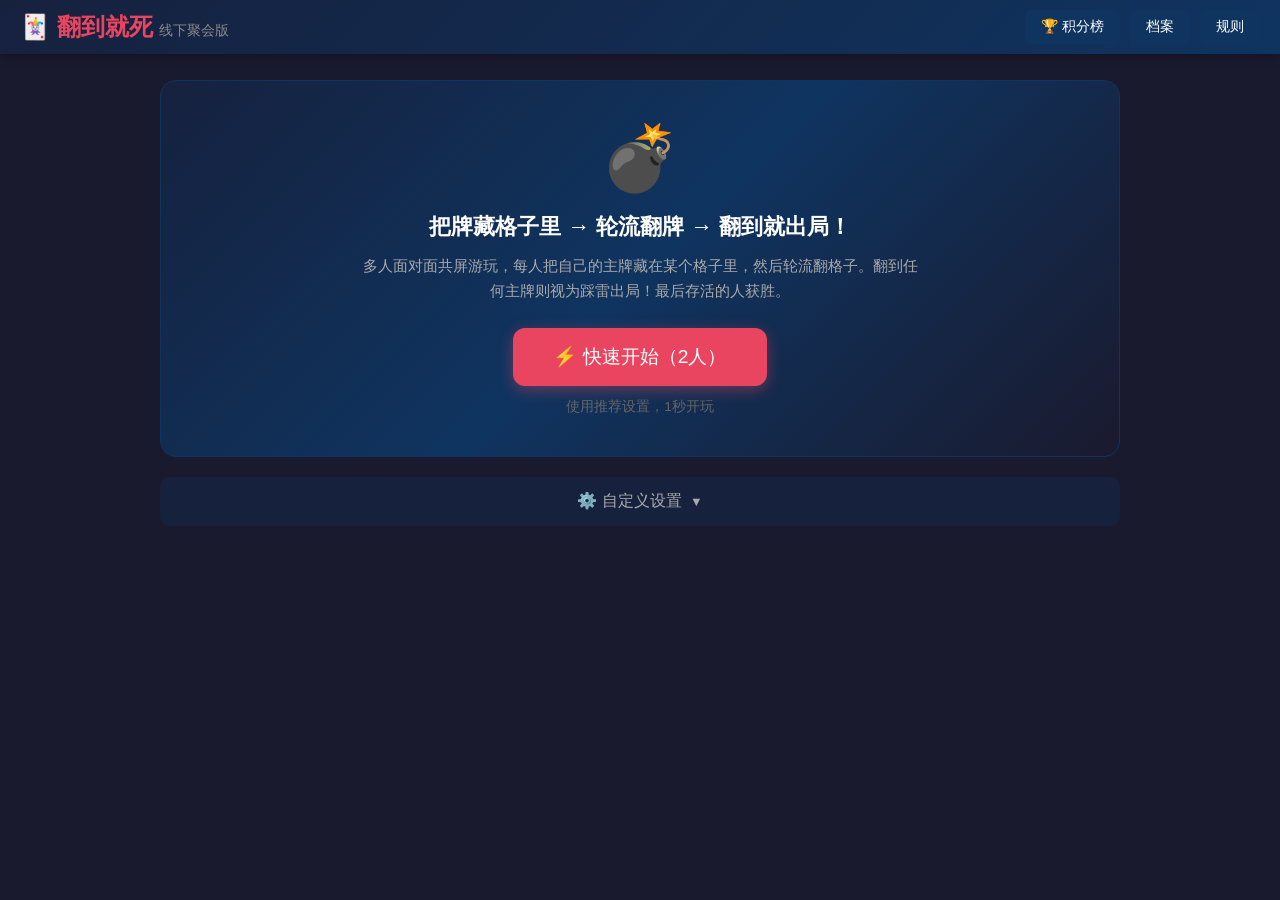
<file: index.html>
<!DOCTYPE html>
<html lang="zh-CN">
<head>
<meta charset="UTF-8">
<meta name="viewport" content="width=device-width, initial-scale=1.0">
<title>翻到就死</title>
<link rel="stylesheet" href="css/style.css">
</head>
<body>

<!-- Top Navigation Bar -->
<nav class="top-nav">
  <h1 id="navBrand" onclick="goHome()" style="cursor:pointer;">🃏 翻到就死 <span style="font-size:0.6em; color:#888; font-weight:normal;">线下聚会版</span></h1>
  <div class="nav-buttons">
    <button class="nav-btn" onclick="showLeaderboard()">🏆 积分榜</button>
    <button class="nav-btn" onclick="showArchiveManagementPage()"> 档案</button>
    <button class="nav-btn" onclick="showRulesModal()"> 规则</button>
  </div>
</nav>

<!-- Screen 0: Leaderboard -->
<div id="screen-leaderboard" class="screen">
  <div class="leaderboard-container">
    <div class="leaderboard-header">
      <h1>🏆 积分榜</h1>
      <p style="color:#aaa; margin-top:10px;">全部历史战绩 · 按胜局数排名</p>
    </div>
    
    <!-- Top 3 Players -->
    <div class="top-players" id="topPlayers"></div>
    
    <!-- Full Ranking Table -->
    <div class="leaderboard-table">
      <table>
        <thead>
          <tr>
            <th>排名</th>
            <th>玩家</th>
            <th>胜局</th>
            <th>参与局数</th>
            <th>胜率</th>
          </tr>
        </thead>
        <tbody id="leaderboardBody"></tbody>
      </table>
    </div>
    
    <!-- Game History -->
    <div class="game-history">
      <h3>📜 历史对局</h3>
      <div id="gameHistoryList"></div>
    </div>
    
  </div>
</div>

<!-- Screen 1: Setup -->
<div id="screen-setup" class="screen active">
  <h1 style="display:none;">🃏 藏牌游戏</h1>

  <!-- Welcome Hero Section -->
  <div class="welcome-hero">
    <div class="welcome-icon">💣</div>
    <h2 class="welcome-title">把牌藏格子里 → 轮流翻牌 → 翻到就出局！</h2>
    <p class="welcome-desc">多人面对面共屏游玩，每人把自己的主牌藏在某个格子里，然后轮流翻格子。翻到任何主牌则视为踩雷出局！最后存活的人获胜。</p>
    <button class="btn btn-primary welcome-start-btn" onclick="quickStart()">⚡ 快速开始（2人）</button>
    <p class="welcome-hint">使用推荐设置，1秒开玩</p>
  </div>

  <!-- Collapsible Advanced Settings -->
  <div class="advanced-toggle" onclick="toggleAdvancedSettings()">
    <span id="advancedToggleText">⚙️ 自定义设置</span>
    <span id="advancedToggleArrow" class="toggle-arrow">▼</span>
  </div>
  
  <div id="advancedSettings" class="advanced-settings" style="display:none;">
    <!-- Game Config Grid - Card Style -->
    <div class="game-config-grid">
      <div class="config-card">
        <label>🔢 格子数（每边）</label>
        <input type="number" id="gridSize" value="6" min="3" max="12">
        <span class="config-hint">越大越难找，推荐 6</span>
      </div>
      
      <div class="config-card">
        <label>👥 玩家人数</label>
        <input type="number" id="playerCount" value="2" min="2" max="8" onchange="trimSelectedArchivePlayers()">
        <span class="config-hint">面对面同屏对战</span>
      </div>
      
      <div class="config-card">
        <label>🎴 通用牌数量</label>
        <input type="number" id="universalCardCount" value="0" min="0" max="20" onchange="updateUniversalCardInputs()">
        <span class="config-hint">额外共享效果牌，新手可设 0</span>
      </div>
      
      <div class="config-card">
        <label>📝 个人牌数量</label>
        <input type="number" id="personalCardCount" value="1" min="0" max="10" onchange="updateCardPreview()">
        <span class="config-hint">自定义内容牌，默认 1 张</span>
      </div>
    </div>
    
    <!-- Dynamic universal card name inputs -->
    <div id="universalCardInputs"></div>
    
    <!-- Card Preview -->
    <div style="background:#0f3460; border-radius:8px; padding:15px; margin-top:20px;">
      <h4 style="color:#e0e0e0; margin-bottom:10px;">🎴 你的手牌预览：</h4>
      <div id="cardPreview" style="display:flex; gap:8px; flex-wrap:wrap;"></div>
    </div>
    
    <div class="btn-row">
      <button class="btn btn-primary" onclick="goToPlayerSetup()">下一步 →</button>
    </div>
  </div>
</div>

<!-- Screen 2: Player Names -->
<div id="screen-players" class="screen">
  <h1>玩家设置</h1>
  

  
  <div id="playerSetups"></div>
  <div class="btn-row">
    <button class="btn btn-secondary" onclick="showScreen('screen-setup')">← 上一步</button>
    <button class="btn btn-primary" onclick="startGame()">开始游戏 🎮</button>
  </div>
</div>

<!-- Create Player Dialog -->
<div id="createPlayerOverlay" class="privacy-overlay" style="display:none;">
  <div style="background:#16213e; border-radius:12px; padding:30px; max-width:400px; width:90%;">
    <h2 style="color:#3498db; margin-bottom:20px;">新建玩家档案</h2>
    <div class="form-group">
      <label>玩家名称</label>
      <input type="text" id="newPlayerName" placeholder="输入玩家昵称">
    </div>
    <div class="form-group">
      <label>主牌名称</label>
      <input type="text" id="newPlayerMainCard" placeholder="例如：小明的主牌" value="主牌">
    </div>
    <div class="form-group">
      <label>代表颜色</label>
      <div id="newPlayerColors" style="display:flex; gap:8px; flex-wrap:wrap; margin-top:5px;"></div>
    </div>
    <div class="btn-row" style="justify-content:flex-end;">
      <button class="btn btn-secondary" onclick="hideCreatePlayerDialog()">取消</button>
      <button class="btn btn-primary" onclick="createNewPlayer()">创建</button>
    </div>
  </div>
</div>

<!-- Switch Player Modal -->
<div id="switchPlayerModal" class="privacy-overlay" style="display:none; background:rgba(0,0,0,0.5);">
  <div style="background:#16213e; border-radius:12px; padding:30px; max-width:400px; width:90%; position:relative;">
    <button onclick="hideSwitchPlayerModal()" style="position:absolute; top:12px; right:16px; background:none; border:none; color:#aaa; font-size:1.5em; cursor:pointer;">✕</button>
    <h2 style="color:#fff; margin-bottom:20px; font-size:1.1em;">选择玩家</h2>
    <div id="switchPlayerList" style="display:flex; flex-direction:column; gap:8px; max-height:400px; overflow-y:auto;"></div>
  </div>
</div>

<!-- Archive Management Screen -->
<div id="screen-archive" class="screen">
  <h1>玩家档案管理</h1>
  <div id="archiveManagementList"></div>
</div>

<!-- Rules Modal -->
<div id="rulesModal" class="rules-modal" style="display:none;">
  <div class="rules-modal-overlay" onclick="hideRulesModal()"></div>
  <div class="rules-modal-content">
    <div class="rules-modal-header">
      <h2>📖 游戏规则</h2>
      <button class="rules-close-btn" onclick="hideRulesModal()">✕</button>
    </div>
    <div class="rules-modal-body">
      <!-- Two-column layout for rules -->
      <div class="rules-two-column">
        <!-- Left column: Game objectives and flow -->
        <div>
          <h4 style="color:#fff; margin-bottom:10px; font-size:1.1em;">🎯 游戏目标</h4>
          
          <!-- Mine mode card -->
          <div style="background:#1a2744; border-left:3px solid #e94560; border-radius:8px; padding:12px; margin-bottom:15px;">
            <div style="font-weight:bold; color:#e94560; margin-bottom:5px;">💣 翻到就死</div>
            <div style="font-size:0.9em; color:#aaa;">翻到任何主牌的玩家出局，最后存活的玩家获胜</div>
          </div>
          
          <h4 style="color:#fff; margin-bottom:10px; font-size:1.1em;">📋 游戏流程</h4>
          
          <!-- Setup phase card -->
          <div style="background:#1a2744; border-radius:8px; padding:12px; margin-bottom:10px;">
            <div style="font-weight:bold; color:#3498db; margin-bottom:5px;">① 设置阶段</div>
            <div style="font-size:0.9em; color:#aaa;">配置格子数、玩家人数和牌数</div>
          </div>
          
          <!-- Hide phase card -->
          <div style="background:#1a2744; border-radius:8px; padding:12px; margin-bottom:10px;">
            <div style="font-weight:bold; color:#3498db; margin-bottom:5px;">② 藏匿阶段</div>
            <div style="font-size:0.9em; color:#aaa;">每位玩家轮流将自己的所有牌藏在格子中，其他人不可见</div>
          </div>
          
          <!-- Reveal phase card -->
          <div style="background:#1a2744; border-radius:8px; padding:12px;">
            <div style="font-weight:bold; color:#3498db; margin-bottom:5px;">③ 翻牌阶段</div>
            <div style="font-size:0.9em; color:#aaa;">玩家轮流翻开格子，翻到主牌则出局，最后存活者获胜</div>
          </div>
        </div>
        
        <!-- Right column: Card types -->
        <div>
          <h4 style="color:#fff; margin-bottom:10px; font-size:1.1em;">🃏 牌面说明</h4>
          
          <!-- Main card -->
          <div style="background:#1a2744; border-radius:8px; padding:12px; margin-bottom:10px;">
            <div style="font-weight:bold; color:#f1c40f; margin-bottom:5px;">⭐ 主牌</div>
            <div style="font-size:0.9em; color:#aaa;">每位玩家独有的关键牌，翻到任何人的主牌都会让翻牌者出局。你的目标是避开所有主牌，成为最后的幸存者</div>
          </div>
          
          <!-- Exclude one -->
          <div style="background:#1a2744; border-radius:8px; padding:12px; margin-bottom:10px;">
            <div style="font-weight:bold; color:#e74c3c; margin-bottom:5px;">🚫 排除一个</div>
            <div style="font-size:0.9em; color:#aaa;">抽中后额外获得一次翻牌机会</div>
          </div>
          
          <!-- Relocate -->
          <div style="background:#1a2744; border-radius:8px; padding:12px; margin-bottom:10px;">
            <div style="font-weight:bold; color:#9b59b6; margin-bottom:5px;">🔄 重新放置</div>
            <div style="font-size:0.9em; color:#aaa;">抽中后立即重新选择自己的主牌位置</div>
          </div>
          
          <!-- Universal card -->
          <div style="background:#1a2744; border-radius:8px; padding:12px; margin-bottom:10px;">
            <div style="font-weight:bold; color:#3498db; margin-bottom:5px;">🎴 通用牌</div>
            <div style="font-size:0.9em; color:#aaa;">玩家共同定义内容的牌，每位玩家手牌中会各包含一张，翻开后对当前执行的玩家生效</div>
          </div>
          
          <!-- Personal card -->
          <div style="background:#1a2744; border-radius:8px; padding:12px;">
            <div style="font-weight:bold; color:#2ecc71; margin-bottom:5px;">📝 个人牌</div>
            <div style="font-size:0.9em; color:#aaa;">玩家藏匿阶段私人定制的内容，只有被翻开时才会公开内容，可以写一些刺激的内容（比如："v我50"、"请喝奶茶"等）</div>
          </div>
        </div>
      </div>
    </div>
    <div class="rules-modal-footer">
      <button class="btn btn-primary" onclick="hideRulesModal()">我知道了</button>
    </div>
  </div>
</div>

<!-- Privacy Overlay -->
<div id="privacyOverlay" class="privacy-overlay" style="display:none;">
  <h2 id="overlayTitle">请将设备交给</h2>
  <p id="overlayMessage"></p>
  <button class="btn btn-primary" onclick="dismissOverlay()" style="font-size:1.2em; padding:15px 40px;">准备好了，开始！</button>
</div>

<!-- Reveal Phase Player Switch Overlay -->
<div id="revealSwitchOverlay" class="privacy-overlay" style="display:none;">
  <h2 id="revealSwitchTitle" style="color:#3498db;">请将设备交给下一位玩家</h2>
  <p id="revealSwitchMessage" style="color:#aaa; font-size:1.2em;"></p>
  <button class="btn btn-primary" onclick="confirmRevealSwitch()" style="font-size:1.2em; padding:15px 40px;">我准备好了！</button>
</div>

<!-- Personal Card Edit Modal -->
<div id="personalCardModal" class="privacy-overlay" style="display:none;">
  <div style="background:#16213e; border-radius:12px; padding:30px; max-width:400px; width:90%;">
    <h2 style="color:#27ae60; margin-bottom:20px;">📝 编辑个人牌</h2>
    <div class="form-group">
      <label>牌面内容</label>
      <textarea id="personalCardInput" rows="3" placeholder="写点有趣的内容吧…" style="width:100%; padding:10px; border:1px solid #333; border-radius:8px; background:#0f3460; color:#eee; font-size:16px; resize:vertical;"></textarea>
    </div>
    <div class="form-group">
      <label style="font-size:0.85em; color:#888;">🎲 随机推荐（点击选用）</label>
      <div id="personalCardSuggestions" style="display:flex; flex-wrap:wrap; gap:6px; margin-top:6px;"></div>
      <button class="btn btn-secondary" onclick="refreshPersonalCardSuggestions()" style="margin-top:8px; padding:6px 12px; font-size:0.85em;">🔄 换一批</button>
    </div>
    <div class="btn-row" style="justify-content:flex-end;">
      <button class="btn btn-secondary" onclick="cancelPersonalCardEdit()">取消</button>
      <button class="btn btn-primary" onclick="confirmPersonalCardEdit()">确定</button>
    </div>
  </div>
</div>

<!-- Toast Notification -->
<div id="toastContainer" style="position:fixed; top:80px; right:20px; z-index:300; display:flex; flex-direction:column; gap:10px;"></div>

<!-- Personal Card Reveal Modal -->
<div id="personalCardRevealModal" class="privacy-overlay" style="display:none; background:rgba(0,0,0,0.5);">
  <div style="background:#16213e; border-radius:12px; padding:30px; max-width:400px; width:90%; border:2px solid #27ae60; position:relative;">
    <button onclick="dismissPersonalCardReveal()" style="position:absolute; top:12px; right:16px; background:none; border:none; color:#aaa; font-size:1.5em; cursor:pointer;">✕</button>
    <h2 id="personalRevealTitle" style="color:#fff; margin-bottom:20px; font-size:1.1em; text-align:center;"></h2>
    <div style="background:#0f3460; border-radius:10px; padding:20px; text-align:center;">
      <p id="personalRevealContent" style="color:#fff; font-size:1.4em; font-weight:bold;"></p>
    </div>
  </div>
</div>

<!-- Screen 5: Hiding Phase -->
<div id="screen-hide" class="screen">
  <h1>🫣 藏匿阶段</h1>
  <div class="status-bar">
    <div class="current-player" id="hideCurrentPlayer"></div>
    <div class="phase-info" id="hidePhaseInfo">选择一张牌，然后点击格子放置</div>
  </div>
  <div class="hand-area">
    <h3>手牌</h3>
    <div class="hand-cards" id="handCards"></div>
    <div id="hideCardTip" class="card-tip"></div>
  </div>
  <div class="grid-container">
    <div class="grid" id="hideGrid"></div>
  </div>
  <div class="btn-row">
    <button class="btn btn-success" id="btnConfirmHide" onclick="confirmHiding()">✅ 藏匿完毕，确认</button>
    <button class="btn btn-secondary" onclick="undoLastPlace()">↩ 撤销上一步</button>
  </div>
</div>

<!-- Screen 6: Reveal Phase -->
<div id="screen-reveal" class="screen">
  <h1>🔍 翻牌阶段</h1>
  
  <!-- Top: Player status bar -->
  <div class="reveal-player-bar" id="playerTabs"></div>
  
  <!-- Status -->
  <div class="status-bar">
    <div class="current-player" id="revealCurrentPlayer"></div>
    <div class="phase-info" id="revealPhaseInfo">点击格子翻牌</div>
  </div>
  
  <!-- Grid -->
  <div class="grid-container">
    <div class="grid" id="revealGrid"></div>
  </div>
  
  <!-- Action buttons -->
  <div class="btn-row" style="justify-content:center; gap:15px; margin:15px 0;">
    <button class="btn btn-secondary" id="btnPrevPlayer" onclick="switchToPrevPlayer()">⏮️ 上一个玩家</button>
    <button class="btn btn-primary next-player-btn" onclick="switchToNextPlayer()">⏭️ 下一个玩家</button>
    <button class="btn btn-primary" id="btnPlayAgain" onclick="location.reload()" style="display:none;">🔄 再来一局</button>
    <button class="btn btn-secondary" id="btnViewLeaderboard" onclick="showLeaderboard()" style="display:none;">🏆 查看排行榜</button>
  </div>
  
  <!-- Log area (collapsible) -->
  <div class="reveal-log-toggle" onclick="toggleRevealLog()">
    <span>📜 翻牌记录</span>
    <span id="revealLogArrow" class="toggle-arrow">▲</span>
  </div>
  <div class="log-area" id="logArea"></div>
</div>

<!-- Screen 7: Game Over -->
<div id="screen-gameover" class="screen">
  <div class="game-over-box">
    <h1 id="gameOverTitle">游戏结束</h1>
    <div class="winner" id="gameOverWinner"></div>
    <div class="details" id="gameOverDetails"></div>
    <button class="btn btn-primary" onclick="location.reload()" style="font-size:1.2em;">🔄 再来一局</button>
  </div>
</div>

<!-- Scripts: loaded in dependency order -->
<script src="js/constants.js"></script>
<script src="js/storage.js"></script>
<script src="js/game.js"></script>
<script src="js/config.js"></script>
<script src="js/ui.js"></script>
<script src="js/archive.js"></script>
<script src="js/leaderboard.js"></script>
<script src="js/main.js"></script>

</body>
</html>
</file>
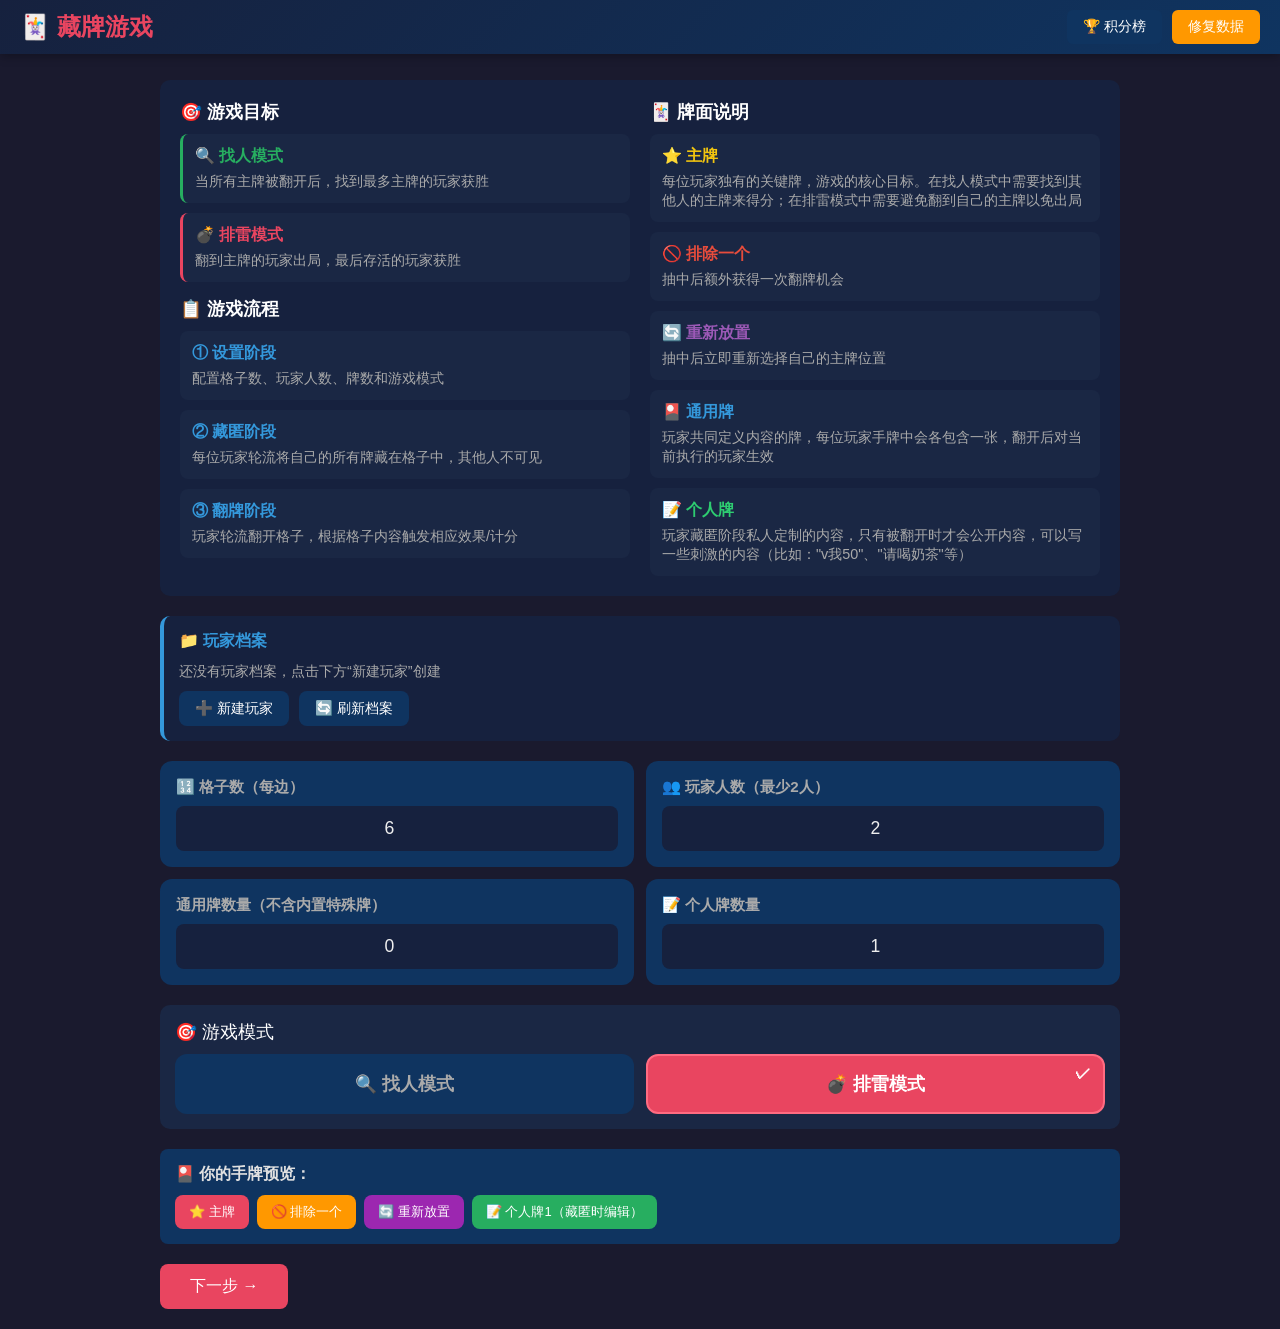
<file: game.html>
<!DOCTYPE html>
<html lang="zh-CN">
<head>
<meta charset="UTF-8">
<meta name="viewport" content="width=device-width, initial-scale=1.0">
<title>藏牌游戏</title>
<style>
* { margin: 0; padding: 0; box-sizing: border-box; }
body { font-family: 'Segoe UI', sans-serif; background: #1a1a2e; color: #eee; min-height: 100vh; padding-top: 60px; }
.screen { display: none; padding: 20px; max-width: 1000px; margin: 0 auto; }
.screen.active { display: block; }
h1 { text-align: center; color: #e94560; margin-bottom: 20px; font-size: 2em; }
h2 { color: #e94560; margin-bottom: 15px; }
h3 { color: #e0e0e0; margin-bottom: 10px; }

/* Setup */
.form-group { margin-bottom: 15px; }
.form-group label { display: block; margin-bottom: 5px; color: #aaa; }
.form-group input, .form-group select { width: 100%; padding: 10px; border: 1px solid #333; border-radius: 8px; background: #16213e; color: #eee; font-size: 16px; }
.form-group input:focus, .form-group select:focus { outline: none; border-color: #e94560; }
.radio-group { display: flex; gap: 20px; margin-top: 5px; }
.radio-group label { display: flex; align-items: center; gap: 6px; cursor: pointer; color: #eee; }

/* Game Mode Selector - Card Style */
.game-mode-selector {
  display: flex;
  gap: 12px;
}
.mode-card {
  flex: 1;
  padding: 16px 20px;
  border-radius: 12px;
  background: #0f3460;
  color: #aaa;
  font-size: 1.1em;
  font-weight: bold;
  cursor: pointer;
  transition: all 0.2s ease;
  position: relative;
  text-align: center;
  border: 2px solid transparent;
}
.mode-card:hover {
  background: #1a4a8a;
  color: #fff;
}
.mode-card.active {
  background: #e94560;
  color: #fff;
  border-color: #ff6b81;
}
.checkmark {
  position: absolute;
  top: 8px;
  right: 12px;
  font-size: 0.9em;
  font-weight: bold;
}

/* Game Config Grid - Card Style */
.game-config-grid {
  display: grid;
  grid-template-columns: repeat(2, 1fr);
  gap: 12px;
  margin-bottom: 20px;
}
.config-card {
  background: #0f3460;
  border-radius: 12px;
  padding: 16px;
  transition: all 0.2s ease;
}
.config-card:hover {
  background: #1a4a8a;
}
.config-card label {
  display: block;
  font-size: 0.95em;
  color: #aaa;
  margin-bottom: 8px;
  font-weight: bold;
}
.config-card input {
  width: 100%;
  padding: 10px;
  border: 2px solid transparent;
  border-radius: 8px;
  background: #16213e;
  color: #eee;
  font-size: 1.1em;
  text-align: center;
  transition: all 0.2s;
}
.config-card input:focus {
  outline: none;
  border-color: #e94560;
  background: #1a2744;
}

/* Tab Navigation */
.tab-nav {
  display: flex;
  gap: 8px;
  margin-bottom: 20px;
  background: #16213e;
  padding: 8px;
  border-radius: 12px;
}
.tab-btn {
  flex: 1;
  padding: 12px 20px;
  border: none;
  border-radius: 8px;
  background: transparent;
  color: #aaa;
  font-size: 1em;
  font-weight: bold;
  cursor: pointer;
  transition: all 0.2s;
}
.tab-btn:hover {
  background: #1a4a8a;
  color: #fff;
}
.tab-btn.active {
  background: #e94560;
  color: #fff;
}
.tab-content {
  display: none;
}
.tab-content.active {
  display: block;
}
.rules-container {
  display: grid;
  grid-template-columns: repeat(2, 1fr);
  gap: 20px;
}

/* Top Navigation Bar */
.top-nav {
  position: fixed;
  top: 0;
  left: 0;
  right: 0;
  background: linear-gradient(135deg, #16213e 0%, #0f3460 100%);
  padding: 10px 20px;
  box-shadow: 0 2px 10px rgba(0,0,0,0.3);
  z-index: 100;
  display: flex;
  align-items: center;
  justify-content: space-between;
}
.top-nav h1 {
  margin: 0;
  font-size: 1.5em;
  color: #e94560;
}
.nav-buttons {
  display: flex;
  gap: 10px;
}
.nav-btn {
  padding: 8px 16px;
  border: none;
  border-radius: 6px;
  font-size: 14px;
  cursor: pointer;
  transition: all 0.2s;
  background: #0f3460;
  color: #fff;
}
.nav-btn:hover {
  background: #1a4a8a;
}
.nav-btn.primary {
  background: #e94560;
}
.nav-btn.primary:hover {
  background: #c73652;
}

/* Leaderboard page */
.leaderboard-container {
  max-width: 1200px;
  margin: 0 auto;
  padding: 20px;
}
.leaderboard-header {
  text-align: center;
  margin-bottom: 30px;
}
.top-players {
  display: grid;
  grid-template-columns: repeat(auto-fit, minmax(250px, 1fr));
  gap: 20px;
  margin-bottom: 40px;
}
.top-player-card {
  background: linear-gradient(135deg, #16213e 0%, #0f3460 100%);
  border-radius: 12px;
  padding: 20px;
  text-align: center;
  border: 2px solid;
}
.top-player-card.gold {
  border-color: #ffd700;
  box-shadow: 0 4px 15px rgba(255, 215, 0, 0.3);
}
.top-player-card.silver {
  border-color: #c0c0c0;
  box-shadow: 0 4px 15px rgba(192, 192, 192, 0.3);
}
.top-player-card.bronze {
  border-color: #cd7f32;
  box-shadow: 0 4px 15px rgba(205, 127, 50, 0.3);
}
.top-player-rank {
  font-size: 3em;
  font-weight: bold;
  margin-bottom: 10px;
}
.top-player-name {
  font-size: 1.5em;
  font-weight: bold;
  margin-bottom: 10px;
}
.top-player-stats {
  display: flex;
  justify-content: space-around;
  margin-top: 15px;
}
.stat-item {
  text-align: center;
}
.stat-value {
  font-size: 1.8em;
  font-weight: bold;
  color: #e94560;
}
.stat-label {
  font-size: 0.8em;
  color: #aaa;
}
.leaderboard-table {
  background: #16213e;
  border-radius: 10px;
  overflow: hidden;
  margin-bottom: 30px;
}
.leaderboard-table table {
  width: 100%;
  border-collapse: collapse;
}
.leaderboard-table th,
.leaderboard-table td {
  padding: 12px;
  text-align: left;
  border-bottom: 1px solid #0a0a1a;
}
.leaderboard-table th {
  background: #0f3460;
  font-weight: bold;
  color: #e94560;
}
.leaderboard-table tr:hover {
  background: #1a2744;
}
.rank-badge {
  display: inline-block;
  width: 30px;
  height: 30px;
  line-height: 30px;
  text-align: center;
  border-radius: 50%;
  font-weight: bold;
}
.rank-badge.top1 { background: #ffd700; color: #000; }
.rank-badge.top2 { background: #c0c0c0; color: #000; }
.rank-badge.top3 { background: #cd7f32; color: #fff; }
.rank-badge.normal { background: #0f3460; color: #fff; }
.game-history {
  background: #16213e;
  border-radius: 10px;
  padding: 20px;
}
.game-history h3 {
  color: #e94560;
  margin-bottom: 15px;
}
.history-item {
  background: #0f3460;
  border-radius: 8px;
  padding: 15px;
  margin-bottom: 10px;
}
.history-date {
  color: #aaa;
  font-size: 0.9em;
  margin-bottom: 8px;
}
.history-winner {
  color: #f1c40f;
  font-weight: bold;
  margin-bottom: 8px;
}
.history-scores {
  display: flex;
  gap: 15px;
  flex-wrap: wrap;
}

/* Two-column grid layout for setup form */
.setup-grid {
  display: grid;
  grid-template-columns: 1fr 1fr;
  gap: 15px;
}
@media (max-width: 600px) {
  .setup-grid {
    grid-template-columns: 1fr;
  }
}
.btn { padding: 12px 30px; border: none; border-radius: 8px; font-size: 16px; cursor: pointer; transition: all .2s; }
.btn-primary { background: #e94560; color: #fff; }
.btn-primary:hover { background: #c73652; }
.btn-secondary { background: #0f3460; color: #fff; }
.btn-secondary:hover { background: #1a4a8a; }
.btn-success { background: #27ae60; color: #fff; }
.btn-success:hover { background: #1e8c4c; }
.btn-danger { background: #e74c3c; color: #fff; }
.btn-danger:hover { background: #c0392b; }
.btn:disabled { opacity: 0.5; cursor: not-allowed; }
.btn-row { display: flex; gap: 10px; margin-top: 20px; flex-wrap: wrap; }

/* Players setup */
.player-setup { background: #16213e; border-radius: 10px; padding: 15px; margin-bottom: 10px; border-left: 4px solid #e94560; }
.player-setup h3 { color: #e94560; }

/* Card config */
.card-input-row { display: flex; gap: 10px; align-items: center; margin-bottom: 8px; }
.card-input-row input { flex: 1; padding: 8px; border: 1px solid #333; border-radius: 6px; background: #16213e; color: #eee; }
.card-tag { display: inline-block; background: #0f3460; padding: 4px 12px; border-radius: 15px; margin: 3px; font-size: 14px; }

/* Grid */
.grid-container { display: flex; justify-content: center; margin: 20px 0; }
.grid { display: grid; gap: 3px; background: #0a0a1a; padding: 3px; border-radius: 10px; }
.cell { width: 60px; height: 60px; background: #16213e; border-radius: 6px; display: flex; flex-direction: column; align-items: center; justify-content: center; cursor: pointer; transition: all .2s; position: relative; font-size: 12px; text-align: center; overflow: hidden; }
.cell:hover { background: #1a3a6e; }
.cell.hidden-card { background: #2c3e50; }
.cell.revealed { background: #1a1a2e; cursor: default; }
.cell.has-cards { border: 2px solid #e94560; }
.cell .cell-number { font-size: 10px; color: #888; font-weight: bold; margin-bottom: 2px; }
.cell .card-count { font-size: 11px; color: #e94560; font-weight: bold; }
.cell .cell-cards { display: flex; flex-direction: column; gap: 1px; font-size: 9px; line-height: 1.2; }
.cell .cell-cards .card-item { padding: 1px 3px; border-radius: 3px; white-space: nowrap; overflow: hidden; text-overflow: ellipsis; max-width: 56px; }
.cell .cell-cards .card-item.main-card { background: #e94560; color: #fff; }
.cell .cell-cards .card-item.universal-card { background: #3498db; color: #fff; }
.cell .cell-cards .card-item.personal-card { background: #27ae60; color: #fff; }

/* Hiding phase */
.hand-area { background: #16213e; border-radius: 10px; padding: 15px; margin: 15px 0; }
.hand-cards { display: flex; flex-wrap: wrap; gap: 8px; margin-top: 10px; }
.hand-card { padding: 8px 14px; border-radius: 8px; cursor: pointer; transition: all .2s; font-size: 14px; border: 2px solid transparent; }
.hand-card:hover { transform: translateY(-3px); }
.hand-card.selected { border-color: #f1c40f; transform: translateY(-5px); box-shadow: 0 4px 15px rgba(241,196,15,0.3); }
.hand-card.main { background: #e94560; }
.hand-card.universal { background: #3498db; }
.hand-card.personal { background: #27ae60; }
.hand-card.placed { opacity: 0.3; pointer-events: none; }

/* Status bar */
.status-bar { background: #1a2744; border-radius: 10px; padding: 15px; margin: 15px 0; text-align: center; transition: background-color 0.3s ease; }
.status-bar .current-player { font-size: 1.4em; font-weight: bold; }
.status-bar .phase-info { color: #aaa; margin-top: 5px; }

/* Fixed top bar for reveal phase */
.fixed-top-bar {
  position: fixed;
  top: 0;
  left: 0;
  right: 0;
  background: linear-gradient(135deg, #16213e 0%, #0f3460 100%);
  padding: 10px 20px;
  box-shadow: 0 2px 10px rgba(0,0,0,0.3);
  z-index: 50;
  display: flex;
  align-items: center;
  justify-content: space-between;
}
.fixed-top-bar .top-player-info {
  font-size: 1.2em;
  font-weight: bold;
}
.fixed-top-bar .top-phase-info {
  color: #aaa;
  font-size: 0.9em;
}

/* Sidebar layout for reveal phase */
.reveal-layout {
  display: flex;
  gap: 20px;
  margin-top: 80px; /* Space for fixed top bar */
}
.player-sidebar {
  width: 200px;
  flex-shrink: 0;
  background: #16213e;
  border-radius: 10px;
  padding: 15px;
  height: fit-content;
  position: sticky;
  top: 80px;
}
.player-sidebar h3 {
  color: #e94560;
  margin-bottom: 10px;
  font-size: 1em;
}
.grid-area {
  flex: 1;
}

/* Identity switcher */
.identity-switcher { background: #16213e; border-radius: 10px; padding: 15px; margin: 15px 0; }
.identity-switcher h3 { color: #e94560; margin-bottom: 10px; }
.player-tabs { display: flex; gap: 8px; flex-wrap: wrap; }
.player-tab { padding: 8px 16px; border-radius: 8px; cursor: pointer; background: #0f3460; transition: all .2s; border: 2px solid transparent; }
.player-tab:hover { background: #1a4a8a; }
.player-tab.active { border-color: #e94560; background: #e94560; transition: background-color 0.3s ease; }
.player-tab.eliminated { opacity: 0.4; text-decoration: line-through; }

/* Scoreboard */
.scoreboard { background: #16213e; border-radius: 10px; padding: 15px; margin: 15px 0; }
.score-row { display: flex; justify-content: space-between; padding: 8px 0; border-bottom: 1px solid #0a0a1a; }
.score-row .player-name { color: #e94560; font-weight: bold; }
.score-row .player-score { color: #f1c40f; }

/* Game over */
.game-over-box { text-align: center; padding: 40px; }
.game-over-box h1 { font-size: 3em; margin-bottom: 20px; }
.game-over-box .winner { font-size: 1.5em; color: #f1c40f; margin-bottom: 20px; }
.game-over-box .details { color: #aaa; margin-bottom: 30px; }

/* Privacy overlay */
.privacy-overlay { position: fixed; top: 0; left: 0; width: 100%; height: 100%; background: #000000; display: flex; align-items: center; justify-content: center; z-index: 100; flex-direction: column; }
.privacy-overlay h2 { color: #e94560; font-size: 2em; margin-bottom: 20px; }
.privacy-overlay p { color: #aaa; margin-bottom: 30px; font-size: 1.1em; }

/* Log */
.log-area { background: #0a0a1a; border-radius: 8px; padding: 10px; margin: 10px 0; max-height: 200px; overflow-y: auto; font-size: 13px; }
.log-entry { padding: 4px 8px; border-bottom: 1px solid #16213e; color: #aaa; }
.log-entry.important { color: #e94560; font-weight: bold; }

/* Card preview */
.preview-card { padding: 8px 14px; border-radius: 8px; font-size: 13px; cursor: default; user-select: none; transition: all .2s; }
.preview-card:hover { transform: translateY(-2px); opacity: 0.9; }
.preview-card.universal { cursor: pointer; border: 2px dashed rgba(255,255,255,0.4); }
.preview-card.universal:hover { border-color: #fff; }

/* Relocate mode */
.cell.relocate-target { border: 2px dashed #f1c40f !important; cursor: pointer !important; }
.cell.relocate-target:hover { background: #3e2723 !important; }

/* Extra turn highlight */
.extra-turn-info { background: #ff9800 !important; color: #fff !important; padding: 10px; border-radius: 8px; font-weight: bold; text-align: center; margin: 10px 0; }

/* Responsive */
@media (max-width: 900px) {
  .reveal-layout { flex-direction: column; }
  .player-sidebar { 
    width: 100%; 
    position: static;
    margin-bottom: 15px;
  }
  .grid-area { margin-top: 0; }
}
@media (max-width: 600px) {
  .cell { width: 45px; height: 45px; font-size: 10px; }
  .cell .cell-cards .card-item { font-size: 7px; }
  .fixed-top-bar { padding: 8px 12px; flex-direction: column; gap: 5px; }
  .fixed-top-bar .top-player-info { font-size: 1em; }
}
</style>
</head>
<body>

<!-- Top Navigation Bar -->
<nav class="top-nav">
  <h1>🃏 藏牌游戏</h1>
  <div class="nav-buttons">
    <button class="nav-btn" onclick="showLeaderboard()">🏆 积分榜</button>
    <button class="nav-btn" onclick="fixPlayerStats()" style="background:#ff9800;"> 修复数据</button>
  </div>
</nav>

<!-- Screen 0: Leaderboard -->
<div id="screen-leaderboard" class="screen">
  <div class="leaderboard-container">
    <div class="leaderboard-header">
      <h1>🏆 积分榜</h1>
      <p style="color:#aaa; margin-top:10px;">全部历史战绩 · 按胜局数排名</p>
    </div>
    
    <!-- Top 3 Players -->
    <div class="top-players" id="topPlayers"></div>
    
    <!-- Full Ranking Table -->
    <div class="leaderboard-table">
      <table>
        <thead>
          <tr>
            <th>排名</th>
            <th>玩家</th>
            <th>胜局</th>
            <th>参与局数</th>
            <th>胜率</th>
          </tr>
        </thead>
        <tbody id="leaderboardBody"></tbody>
      </table>
    </div>
    
    <!-- Game History -->
    <div class="game-history">
      <h3>📜 历史对局</h3>
      <div id="gameHistoryList"></div>
    </div>
    
    <div style="text-align:center; margin-top:30px;">
      <button class="btn btn-secondary" onclick="hideLeaderboard()">← 返回游戏</button>
    </div>
  </div>
</div>

<!-- Screen 1: Setup -->
<div id="screen-setup" class="screen active">
  <h1 style="display:none;">🃏 藏牌游戏</h1>
  
  <!-- Rules Section -->
  <div style="background:#16213e; border-radius:10px; padding:20px; margin-bottom:20px;">
    
    <!-- Two-column layout for rules -->
    <div style="display:grid; grid-template-columns:1fr 1fr; gap:20px;">
      
      <!-- Left column: Game objectives and flow -->
      <div>
        <h4 style="color:#fff; margin-bottom:10px; font-size:1.1em;">🎯 游戏目标</h4>
        
        <!-- Find mode card -->
        <div style="background:#1a2744; border-left:3px solid #27ae60; border-radius:8px; padding:12px; margin-bottom:10px;">
          <div style="font-weight:bold; color:#27ae60; margin-bottom:5px;">🔍 找人模式</div>
          <div style="font-size:0.9em; color:#aaa;">当所有主牌被翻开后，找到最多主牌的玩家获胜</div>
        </div>
        
        <!-- Mine mode card -->
        <div style="background:#1a2744; border-left:3px solid #e94560; border-radius:8px; padding:12px; margin-bottom:15px;">
          <div style="font-weight:bold; color:#e94560; margin-bottom:5px;">💣 排雷模式</div>
          <div style="font-size:0.9em; color:#aaa;">翻到主牌的玩家出局，最后存活的玩家获胜</div>
        </div>
        
        <h4 style="color:#fff; margin-bottom:10px; font-size:1.1em;">📋 游戏流程</h4>
        
        <!-- Setup phase card -->
        <div style="background:#1a2744; border-radius:8px; padding:12px; margin-bottom:10px;">
          <div style="font-weight:bold; color:#3498db; margin-bottom:5px;">① 设置阶段</div>
          <div style="font-size:0.9em; color:#aaa;">配置格子数、玩家人数、牌数和游戏模式</div>
        </div>
        
        <!-- Hide phase card -->
        <div style="background:#1a2744; border-radius:8px; padding:12px; margin-bottom:10px;">
          <div style="font-weight:bold; color:#3498db; margin-bottom:5px;">② 藏匿阶段</div>
          <div style="font-size:0.9em; color:#aaa;">每位玩家轮流将自己的所有牌藏在格子中，其他人不可见</div>
        </div>
        
        <!-- Reveal phase card -->
        <div style="background:#1a2744; border-radius:8px; padding:12px;">
          <div style="font-weight:bold; color:#3498db; margin-bottom:5px;">③ 翻牌阶段</div>
          <div style="font-size:0.9em; color:#aaa;">玩家轮流翻开格子，根据格子内容触发相应效果/计分</div>
        </div>
      </div>
      
      <!-- Right column: Card types -->
      <div>
        <h4 style="color:#fff; margin-bottom:10px; font-size:1.1em;">🃏 牌面说明</h4>
        
        <!-- Main card -->
        <div style="background:#1a2744; border-radius:8px; padding:12px; margin-bottom:10px;">
          <div style="font-weight:bold; color:#f1c40f; margin-bottom:5px;">⭐ 主牌</div>
          <div style="font-size:0.9em; color:#aaa;">每位玩家独有的关键牌，游戏的核心目标。在找人模式中需要找到其他人的主牌来得分；在排雷模式中需要避免翻到自己的主牌以免出局</div>
        </div>
        
        <!-- Exclude one -->
        <div style="background:#1a2744; border-radius:8px; padding:12px; margin-bottom:10px;">
          <div style="font-weight:bold; color:#e74c3c; margin-bottom:5px;">🚫 排除一个</div>
          <div style="font-size:0.9em; color:#aaa;">抽中后额外获得一次翻牌机会</div>
        </div>
        
        <!-- Relocate -->
        <div style="background:#1a2744; border-radius:8px; padding:12px; margin-bottom:10px;">
          <div style="font-weight:bold; color:#9b59b6; margin-bottom:5px;">🔄 重新放置</div>
          <div style="font-size:0.9em; color:#aaa;">抽中后立即重新选择自己的主牌位置</div>
        </div>
        
        <!-- Universal card -->
        <div style="background:#1a2744; border-radius:8px; padding:12px; margin-bottom:10px;">
          <div style="font-weight:bold; color:#3498db; margin-bottom:5px;">🎴 通用牌</div>
          <div style="font-size:0.9em; color:#aaa;">玩家共同定义内容的牌，每位玩家手牌中会各包含一张，翻开后对当前执行的玩家生效</div>
        </div>
        
        <!-- Personal card -->
        <div style="background:#1a2744; border-radius:8px; padding:12px;">
          <div style="font-weight:bold; color:#2ecc71; margin-bottom:5px;">📝 个人牌</div>
          <div style="font-size:0.9em; color:#aaa;">玩家藏匿阶段私人定制的内容，只有被翻开时才会公开内容，可以写一些刺激的内容（比如："v我50"、"请喝奶茶"等）</div>
        </div>
      </div>
      
    </div>
  </div>

  <!-- Player Archive Quick Select -->
  <div style="background:#16213e; border-radius:10px; padding:15px; margin-bottom:20px; border-left:4px solid #3498db;">
    <h4 style="color:#3498db; margin-bottom:10px;">📁 玩家档案</h4>
    <div id="playerArchiveSelect"></div>
    <div style="margin-top:10px; display:flex; gap:10px; flex-wrap:wrap;">
      <button class="btn btn-secondary" onclick="showCreatePlayerDialog()" style="font-size:0.9em; padding:8px 16px;">➕ 新建玩家</button>
      <button class="btn btn-secondary" onclick="refreshPlayerArchive()" style="font-size:0.9em; padding:8px 16px;">🔄 刷新档案</button>
    </div>
  </div>

  <!-- Game Config Grid - Card Style -->
  <div class="game-config-grid">
    <div class="config-card">
      <label>🔢 格子数（每边）</label>
      <input type="number" id="gridSize" value="6" min="3" max="12">
    </div>
    
    <div class="config-card">
      <label>👥 玩家人数（最少2人）</label>
      <input type="number" id="playerCount" value="2" min="2" max="8" onchange="trimSelectedArchivePlayers()">
    </div>
    
    <div class="config-card">
      <label> 通用牌数量（不含内置特殊牌）</label>
      <input type="number" id="universalCardCount" value="0" min="0" max="20" onchange="updateUniversalCardInputs()">
    </div>
    
    <div class="config-card">
      <label>📝 个人牌数量</label>
      <input type="number" id="personalCardCount" value="1" min="0" max="10" onchange="updateCardPreview()">
    </div>
  </div>
  
  <!-- Dynamic universal card name inputs (below universal card count) -->
  <div id="universalCardInputs"></div>
  
  <div class="form-group" style="margin-top:20px; background:#1a2744; border-radius:10px; padding:15px;">
    <label style="font-size:1.1em; color:#fff; margin-bottom:10px;">🎯 游戏模式</label>
    <div class="game-mode-selector">
      <div class="mode-card" onclick="selectGameMode('find')" id="mode-find">🔍 找人模式</div>
      <div class="mode-card active" onclick="selectGameMode('mine')" id="mode-mine">💣 排雷模式<span class="checkmark">✓</span></div>
    </div>
    <!-- 隐藏的 radio 用于表单提交 -->
    <input type="hidden" name="gameMode" value="mine" id="hiddenGameMode">
  </div>
  
  <!-- Card Preview -->
  <div style="background:#0f3460; border-radius:8px; padding:15px; margin-top:20px;">
    <h4 style="color:#e0e0e0; margin-bottom:10px;">🎴 你的手牌预览：</h4>
    <div id="cardPreview" style="display:flex; gap:8px; flex-wrap:wrap;"></div>
  </div>
  
  <div class="btn-row">
    <button class="btn btn-primary" onclick="goToPlayerSetup()">下一步 →</button>
  </div>
</div>

<!-- Screen 2: Player Names -->
<div id="screen-players" class="screen">
  <h1>玩家设置</h1>
  <div id="playerSetups"></div>
  <div class="btn-row">
    <button class="btn btn-secondary" onclick="showScreen('screen-setup')">← 上一步</button>
    <button class="btn btn-primary" onclick="startGame()">开始游戏 🎮</button>
  </div>
</div>

<!-- Create Player Dialog -->
<div id="createPlayerOverlay" class="privacy-overlay" style="display:none;">
  <div style="background:#16213e; border-radius:12px; padding:30px; max-width:400px; width:90%;">
    <h2 style="color:#3498db; margin-bottom:20px;">➕ 新建玩家档案</h2>
    <div class="form-group">
      <label>玩家名称</label>
      <input type="text" id="newPlayerName" placeholder="输入玩家昵称">
    </div>
    <div class="form-group">
      <label>主牌名称</label>
      <input type="text" id="newPlayerMainCard" placeholder="例如：小明的主牌" value="主牌">
    </div>
    <div class="form-group">
      <label>代表颜色</label>
      <div id="newPlayerColors" style="display:flex; gap:8px; flex-wrap:wrap; margin-top:5px;"></div>
    </div>
    <div class="btn-row" style="justify-content:flex-end;">
      <button class="btn btn-secondary" onclick="hideCreatePlayerDialog()">取消</button>
      <button class="btn btn-primary" onclick="createNewPlayer()">创建</button>
    </div>
  </div>
</div>

<!-- Privacy Overlay -->
<div id="privacyOverlay" class="privacy-overlay" style="display:none;">
  <h2 id="overlayTitle">请将设备交给</h2>
  <p id="overlayMessage"></p>
  <button class="btn btn-primary" onclick="dismissOverlay()" style="font-size:1.2em; padding:15px 40px;">准备好了，开始！</button>
</div>

<!-- Screen 5: Hiding Phase -->
<div id="screen-hide" class="screen">
  <h1>🫣 藏匿阶段</h1>
  <div class="status-bar">
    <div class="current-player" id="hideCurrentPlayer"></div>
    <div class="phase-info" id="hidePhaseInfo">选择一张牌，然后点击格子放置</div>
  </div>
  <div class="hand-area">
    <h3>手牌</h3>
    <div class="hand-cards" id="handCards"></div>
  </div>
  <div class="grid-container">
    <div class="grid" id="hideGrid"></div>
  </div>
  <div class="btn-row">
    <button class="btn btn-success" id="btnConfirmHide" onclick="confirmHiding()">✅ 藏匿完毕，确认</button>
    <button class="btn btn-secondary" onclick="undoLastPlace()">↩ 撤销上一步</button>
  </div>
</div>

<!-- Screen 6: Reveal Phase -->
<div id="screen-reveal" class="screen">
  <!-- Fixed top bar showing current player -->
  <div class="fixed-top-bar">
    <div>
      <div class="top-player-info" id="topPlayerInfo">当前玩家: </div>
      <div class="top-phase-info" id="topPhaseInfo">翻牌阶段</div>
    </div>
    <button class="btn btn-danger" onclick="endGame()">🏁 结束游戏</button>
  </div>

  <h1>🔍 翻牌阶段</h1>
  
  <!-- Main layout with sidebar and grid -->
  <div class="reveal-layout">
    <!-- Left sidebar with player switcher -->
    <div class="player-sidebar">
      <h3>切换玩家</h3>
      <div class="player-tabs" id="playerTabs"></div>
      
      <div style="margin-top: 20px; padding-top: 20px; border-top: 1px solid #0f3460;">
        <h3>计分板</h3>
        <div id="sidebarScoreboard"></div>
      </div>
    </div>
    
    <!-- Right area with grid and logs -->
    <div class="grid-area">
      <div class="status-bar">
        <div class="current-player" id="revealCurrentPlayer"></div>
        <div class="phase-info" id="revealPhaseInfo">点击格子翻牌</div>
      </div>
      <div class="grid-container">
        <div class="grid" id="revealGrid"></div>
      </div>
      <!-- Next player button -->
      <div style="text-align: center; margin: 15px 0;">
        <button class="btn btn-primary next-player-btn" onclick="switchToNextPlayer()" style="font-size: 1.1em; padding: 12px 40px;">⏭️ 下一个玩家</button>
      </div>
      <div class="log-area" id="logArea"></div>
      <!-- Game result area (hidden by default) -->
      <div id="gameResult" style="display:none; background:#16213e; border-radius:10px; padding:20px; margin:15px 0; text-align:center;">
        <h2 id="resultTitle" style="color:#f1c40f; font-size:2em; margin-bottom:15px;"></h2>
        <div id="resultDetails" style="color:#aaa; margin-bottom:20px;"></div>
        <button class="btn btn-primary" onclick="location.reload()" style="font-size:1.1em;">🔄 再来一局</button>
      </div>
    </div>
  </div>
</div>

<!-- Screen 7: Game Over -->
<div id="screen-gameover" class="screen">
  <div class="game-over-box">
    <h1 id="gameOverTitle">游戏结束</h1>
    <div class="winner" id="gameOverWinner"></div>
    <div class="details" id="gameOverDetails"></div>
    <button class="btn btn-primary" onclick="location.reload()" style="font-size:1.2em;">🔄 再来一局</button>
  </div>
</div>

<script>
// ==================== Game State ====================
let game = {
  gridSize: 6,
  players: [],
  universalCards: [],
  customUniversalCards: [], // User-defined universal cards
  mode: 'find', // 'find' or 'mine'
  phase: 'setup',
  currentHidingPlayer: 0,
  currentRevealPlayer: 0,
  grid: [], // grid[row][col] = [{playerIdx, cardType, text}]
  revealedCells: new Set(),
  scores: {}, // playerIdx -> found main cards count
  eliminated: new Set(),
  logs: [],
  personalCardIdx: 0,
  selectedHandCard: null,
  hideHistory: [], // for undo
  extraTurns: 0, // Extra turns from "Exclude One" card
  isRelocating: false, // Whether currently relocating main card
  relocatingPlayerIdx: null, // Player index who is relocating
  relocateSource: null, // {r, c} of original main card position
  personalCardCount: 1, // Number of personal cards per player
  universalCardCount: 0, // Number of custom universal cards (excluding built-in special cards)
  gameEnded: false // Whether game has ended
};

const COLORS = ['#e94560','#3498db','#27ae60','#f39c12','#9b59b6','#1abc9c','#e67e22','#2ecc71'];

// ==================== Card Preview ====================
// Update universal card input fields dynamically
function updateUniversalCardInputs() {
  const universalCount = parseInt(document.getElementById('universalCardCount').value) || 0;
  const container = document.getElementById('universalCardInputs');
  
  // Hide container if count is 0
  if (universalCount === 0) {
    container.innerHTML = '';
    container.style.display = 'none';
    game.customUniversalCards = [];
    updateCardPreview();
    return;
  }
  
  // Show container
  container.style.display = 'block';
  
  // Save existing values to preserve user input when count changes
  const existingValues = [];
  const existingInputs = container.querySelectorAll('.universal-card-input');
  existingInputs.forEach((input, idx) => {
    if (idx < universalCount) {
      existingValues.push(input.value);
    }
  });
  
  // Clear and rebuild inputs
  container.innerHTML = '';
  
  for (let i = 0; i < universalCount; i++) {
    const defaultValue = existingValues[i] || `自定义通用牌${i + 1}`;
    const div = document.createElement('div');
    div.className = 'form-group';
    div.style.marginBottom = '8px';
    div.style.marginLeft = '20px';
    div.innerHTML = `
      <label style="font-size: 13px; color: #aaa;">✏️ 自定义通用牌${i + 1}名称：</label>
      <input type="text" class="universal-card-input" data-index="${i}" value="${defaultValue}" 
             placeholder="例如：炸弹、跳过、反转..." oninput="updateCustomUniversalCards()">
    `;
    container.appendChild(div);
  }
  
  // Initialize custom cards array and update preview
  updateCustomUniversalCards();
}

// Update custom universal cards array from input fields
function updateCustomUniversalCards() {
  const inputs = document.querySelectorAll('.universal-card-input');
  game.customUniversalCards = [];
  
  inputs.forEach((input, idx) => {
    const value = input.value.trim();
    // Use default name if empty
    game.customUniversalCards[idx] = value || `自定义通用牌${idx + 1}`;
  });
  
  // Update the preview
  updateCardPreview();
}

function updateCardPreview() {
  const universalCount = parseInt(document.getElementById('universalCardCount').value) || 0;
  const personalCount = parseInt(document.getElementById('personalCardCount').value) || 0;
  
  let html = '';
  // Main card
  html += `<div class="preview-card main" style="background:#e94560; color:#fff;">⭐ 主牌</div>`;
  // Built-in special cards
  html += `<div class="preview-card special" style="background:#ff9800; color:#fff;">🚫 排除一个</div>`;
  html += `<div class="preview-card special" style="background:#9c27b0; color:#fff;">🔄 重新放置</div>`;
  // Custom universal cards (use user-defined names)
  for (let i = 0; i < universalCount; i++) {
    const cardName = game.customUniversalCards[i] || `自定义通用牌${i + 1}`;
    html += `<div class="preview-card" style="background:#3498db; color:#fff;">️ ${cardName}</div>`;
  }
  // Personal cards
  for (let i = 0; i < personalCount; i++) {
    html += `<div class="preview-card" style="background:#27ae60; color:#fff;">📝 个人牌${i+1}（藏匿时编辑）</div>`;
  }
  
  document.getElementById('cardPreview').innerHTML = html;
}

// ==================== Game Mode Selector ====================
function selectGameMode(mode) {
  // 更新隐藏 input
  document.getElementById('hiddenGameMode').value = mode;
  
  // 更新卡片样式
  document.querySelectorAll('.mode-card').forEach(card => {
    card.classList.remove('active');
    const check = card.querySelector('.checkmark');
    if (check) check.remove();
  });
  
  const activeCard = document.getElementById(`mode-${mode}`);
  activeCard.classList.add('active');
  activeCard.innerHTML += ' <span class="checkmark">✓</span>';
}

// ==================== Tab Switching ====================
function switchTab(tabName) {
  // 更新按钮状态
  document.querySelectorAll('.tab-btn').forEach(btn => {
    btn.classList.remove('active');
  });
  event.target.classList.add('active');
  
  // 更新内容显示
  document.querySelectorAll('.tab-content').forEach(content => {
    content.classList.remove('active');
  });
  document.getElementById(`tab-${tabName}`).classList.add('active');
}

// ==================== Screen Management ====================
function showScreen(id) {
  document.querySelectorAll('.screen').forEach(s => s.classList.remove('active'));
  document.getElementById(id).classList.add('active');
}

// ==================== Setup ====================
function goToPlayerSetup() {
  const count = parseInt(document.getElementById('playerCount').value);
  if (count < 2) { alert('至少需要2名玩家'); return; }
  
  // Initialize universal card inputs
  updateUniversalCardInputs();
  
  // Initialize card preview
  updateCardPreview();
  
  const container = document.getElementById('playerSetups');
  container.innerHTML = '';
  for (let i = 0; i < count; i++) {
    container.innerHTML += `
      <div class="player-setup" style="border-left-color:${COLORS[i % COLORS.length]}">
        <h3 style="color:${COLORS[i % COLORS.length]}">玩家 ${i + 1}</h3>
        <div class="form-group">
          <label>玩家名称</label>
          <input type="text" id="pname_${i}" value="玩家${i + 1}" placeholder="输入名称">
        </div>
        <div class="form-group">
          <label>主牌名称（代表你的身份）</label>
          <input type="text" id="pmain_${i}" placeholder="例如：小明的主牌" value="主牌">
        </div>
      </div>`;
  }
  showScreen('screen-players');
}

// ==================== Start Game ====================
function startGame() {
  // Collect player info
  const count = parseInt(document.getElementById('playerCount').value);
  game.players = [];
  const setupDivs = document.querySelectorAll('#playerSetups .player-setup');
  for (let i = 0; i < count; i++) {
    const name = document.getElementById(`pname_${i}`).value.trim() || `玩家${i + 1}`;
    const mainName = document.getElementById(`pmain_${i}`).value.trim() || '主牌';
    const archiveId = setupDivs[i] ? setupDivs[i].getAttribute('data-archive-id') || '' : '';
    const playerColor = archiveId ? (getPlayersDB().players.find(p => p.id === archiveId) || {}).color || COLORS[i % COLORS.length] : COLORS[i % COLORS.length];
    game.players.push({ name, mainCard: mainName, personalCards: [], color: playerColor, archiveId: archiveId || null });
  }
  
  // Get game settings
  game.gridSize = parseInt(document.getElementById('gridSize').value);
  game.mode = document.getElementById('hiddenGameMode').value || 'mine';
  game.universalCardCount = parseInt(document.getElementById('universalCardCount').value) || 0;
  game.personalCardCount = parseInt(document.getElementById('personalCardCount').value) || 0;
  
  // Get custom universal card names from input fields
  game.customUniversalCards = [];
  const inputs = document.querySelectorAll('.universal-card-input');
  inputs.forEach((input, idx) => {
    const value = input.value.trim();
    game.customUniversalCards[idx] = value || `自定义通用牌${idx + 1}`;
  });
  
  // Initialize grid
  game.grid = [];
  for (let r = 0; r < game.gridSize; r++) {
    game.grid[r] = [];
    for (let c = 0; c < game.gridSize; c++) {
      game.grid[r][c] = [];
    }
  }
  game.revealedCells = new Set();
  game.scores = {};
  game.eliminated = new Set();
  game.logs = [];
  game.currentHidingPlayer = 0;
  game.selectedHandCard = null;
  game.hideHistory = [];
  game.extraTurns = 0;
  game.pendingRelocateCount = 0;  // Track number of pending relocate cards
  game.isRelocating = false;
  game.relocatingPlayerIdx = null;
  game.relocateSource = null;
  game.gameEnded = false;

  // Initialize scores
  for (let i = 0; i < game.players.length; i++) {
    game.scores[i] = 0;
  }

  // Build each player's hand
  game.players.forEach(p => {
    p.hand = [];
    // Main card
    p.hand.push({ type: 'main', text: p.mainCard, placed: false });
    // Built-in special cards
    p.hand.push({ type: 'universal_exclude', text: '排除一个', placed: false });
    p.hand.push({ type: 'universal_relocate', text: '重新放置', placed: false });
    // Custom universal cards
    for (let i = 0; i < game.universalCardCount; i++) {
      p.hand.push({ type: 'universal_custom', text: game.customUniversalCards[i], placed: false });
    }
    // Personal cards (to be edited during hiding phase)
    for (let i = 0; i < game.personalCardCount; i++) {
      p.hand.push({ type: 'personal', text: '', placed: false, edited: false });
    }
  });

  // Show privacy overlay for first hiding player
  game.phase = 'hide';
  showPrivacyOverlay();
}

// ==================== Privacy Overlay ====================
function showPrivacyOverlay() {
  const overlay = document.getElementById('privacyOverlay');
  const player = game.players[game.currentHidingPlayer];
  document.getElementById('overlayTitle').textContent = '请将设备交给';
  document.getElementById('overlayMessage').textContent = `${player.name}（${game.currentHidingPlayer + 1}/${game.players.length}）进行藏牌`;
  overlay.style.display = 'flex';
}

function dismissOverlay() {
  document.getElementById('privacyOverlay').style.display = 'none';
  if (game.phase === 'hide' || game.phase === 'setup') {
    game.phase = 'hide';
    showScreen('screen-hide');
    renderHidePhase();
  }
}

// ==================== Hiding Phase ====================
function renderHidePhase() {
  const player = game.players[game.currentHidingPlayer];
  document.getElementById('hideCurrentPlayer').textContent = `${player.name} 的回合`;
  document.getElementById('hideCurrentPlayer').style.color = player.color;

  const remaining = player.hand.filter(c => !c.placed).length;
  document.getElementById('hidePhaseInfo').textContent = `剩余 ${remaining} 张牌需要放置 | 点击个人牌可编辑内容，选择牌后点击格子放置`;

  // Auto-select first unplaced card if no card is currently selected
  if (game.selectedHandCard === null && remaining > 0) {
    const firstUnplacedIdx = player.hand.findIndex(c => !c.placed);
    if (firstUnplacedIdx !== -1) {
      game.selectedHandCard = firstUnplacedIdx;
    }
  }

  // Render hand
  const handDiv = document.getElementById('handCards');
  handDiv.innerHTML = '';
  player.hand.forEach((card, idx) => {
    const div = document.createElement('div');
    let typeClass = card.type;
    if (card.type === 'universal_exclude') typeClass = 'universal';
    else if (card.type === 'universal_relocate') typeClass = 'universal';
    else if (card.type === 'universal_custom') typeClass = 'universal';
    div.className = `hand-card ${typeClass}${card.placed ? ' placed' : ''}`;
    
    let displayName = '';
    if (card.type === 'main') displayName = `⭐${card.text}`;
    else if (card.type === 'personal') displayName = card.edited ? `📝${card.text}` : '📝未命名';
    else displayName = card.text;
    div.textContent = displayName;
    
    if (!card.placed) {
      div.onclick = () => selectHandCard(idx);
    }
    if (game.selectedHandCard === idx && !card.placed) {
      div.classList.add('selected');
    }
    handDiv.appendChild(div);
  });

  // Render grid
  renderGrid('hideGrid', true);
}

function selectHandCard(idx) {
  const player = game.players[game.currentHidingPlayer];
  const card = player.hand[idx];
  
  // Personal card: prompt for editing before selection
  if (card.type === 'personal' && !card.placed) {
    const defaultName = `个人牌${idx + 1}`;
    const content = prompt('请输入个人牌内容（留空使用默认名称）：', card.edited ? card.text : '');
    if (content === null) return; // cancelled
    card.text = content.trim() || defaultName;
    card.edited = true;
  }
  
  game.selectedHandCard = idx;
  renderHidePhase();
}

function renderGrid(containerId, isHidePhase) {
  const gridDiv = document.getElementById(containerId);
  gridDiv.style.gridTemplateColumns = `repeat(${game.gridSize}, 1fr)`;
  gridDiv.innerHTML = '';

  for (let r = 0; r < game.gridSize; r++) {
    for (let c = 0; c < game.gridSize; c++) {
      const cell = document.createElement('div');
      cell.className = 'cell';
      const key = `${r}_${c}`;
      const cards = game.grid[r][c];
      // Calculate cell number (1-based)
      const cellNumber = r * game.gridSize + c + 1;

      if (isHidePhase) {
        // In hide phase, ONLY show cards placed by current player
        const myCards = cards.filter(cd => cd.playerIdx === game.currentHidingPlayer);
        let html = `<span class="cell-number">${cellNumber}</span>`;
        if (myCards.length > 0) {
          cell.classList.add('has-cards');
          // Show card name instead of count
          myCards.forEach(card => {
            const cardName = card.type === 'main' ? `⭐${card.text}` : card.text;
            html += `<span class="card-count" style="font-size:9px;">${cardName}</span><br>`;
          });
        }
        // DO NOT show other players' cards - maintain privacy for offline play
        cell.innerHTML = html;
        cell.onclick = () => placeCard(r, c);
      } else {
        // Reveal phase
        if (game.revealedCells.has(key)) {
          cell.classList.add('revealed');
          let html = `<span class="cell-number">${cellNumber}</span><div class="cell-cards">`;
          cards.forEach(cd => {
            let typeClass = 'universal-card';
            if (cd.type === 'main') typeClass = 'main-card';
            else if (cd.type === 'personal') typeClass = 'personal-card';
            else if (cd.type === 'universal_exclude') typeClass = 'universal-card';
            else if (cd.type === 'universal_relocate') typeClass = 'universal-card';
            else if (cd.type === 'universal_custom') typeClass = 'universal-card';
            const owner = game.players[cd.playerIdx];
            const prefix = cd.type === 'main' ? '⭐' : '';
            html += `<div class="card-item ${typeClass}" title="${owner.name}: ${cd.text}">${prefix}${cd.text.substring(0, 4)}</div>`;
          });
          html += '</div>';
          cell.innerHTML = html;
        } else {
          cell.classList.add('hidden-card');
          let cellContent = `<span class="cell-number">${cellNumber}</span><br><span style="font-size:16px;">?</span>`;
          
          // Relocate mode: highlight source and targets
          if (game.isRelocating && game.relocatingPlayerIdx === game.currentRevealPlayer) {
            // Don't show the source position, but allow clicking it to keep current position
            if (!game.revealedCells.has(key)) {
              cell.classList.add('relocate-target');
            }
          }
          
          cell.innerHTML = cellContent;
          
          if (game.isRelocating && game.relocatingPlayerIdx === game.currentRevealPlayer) {
            cell.onclick = () => completeRelocate(r, c);
          } else {
            cell.onclick = () => revealCard(r, c);
          }
        }
      }
      gridDiv.appendChild(cell);
    }
  }
}

function placeCard(r, c) {
  if (game.selectedHandCard === null) { alert('请先选择一张手牌'); return; }
  const player = game.players[game.currentHidingPlayer];
  const card = player.hand[game.selectedHandCard];
  if (card.placed) return;

  // Check: max 1 card per player per cell
  const existing = game.grid[r][c].filter(cd => cd.playerIdx === game.currentHidingPlayer);
  if (existing.length >= 1) { alert('每个格子你最多只能放1张牌'); return; }

  game.grid[r][c].push({ playerIdx: game.currentHidingPlayer, type: card.type, text: card.text });
  card.placed = true;
  
  // Save the index of the placed card for potential auto-selection logic
  const placedCardIdx = game.selectedHandCard;
  game.selectedHandCard = null;
  game.hideHistory.push({ player: game.currentHidingPlayer, row: r, col: c, cardIdx: placedCardIdx });

  // Auto-select next unplaced card
  const remaining = player.hand.filter(c => !c.placed).length;
  if (remaining > 0) {
    const nextUnplacedIdx = player.hand.findIndex((c, idx) => !c.placed && idx > placedCardIdx);
    if (nextUnplacedIdx !== -1) {
      game.selectedHandCard = nextUnplacedIdx;
    } else {
      // Wrap around to first unplaced card
      const firstUnplacedIdx = player.hand.findIndex(c => !c.placed);
      if (firstUnplacedIdx !== -1) {
        game.selectedHandCard = firstUnplacedIdx;
      }
    }
  }

  renderHidePhase();
}

function undoLastPlace() {
  if (game.hideHistory.length === 0) return;
  const last = game.hideHistory[game.hideHistory.length - 1];
  if (last.player !== game.currentHidingPlayer) return;
  
  // Remove from grid
  game.grid[last.row][last.col] = game.grid[last.row][last.col].filter(cd => cd.playerIdx !== last.player);
  // Un-place card
  const player = game.players[last.player];
  player.hand[last.cardIdx].placed = false;
  game.hideHistory.pop();
  
  // Auto-select the undone card
  game.selectedHandCard = last.cardIdx;
  
  renderHidePhase();
}

function confirmHiding() {
  const player = game.players[game.currentHidingPlayer];
  const remaining = player.hand.filter(c => !c.placed).length;
  if (remaining > 0) {
    if (!confirm(`你还有 ${remaining} 张牌未放置，确定要继续？`)) return;
  }

  game.currentHidingPlayer++;
  game.selectedHandCard = null;
  game.hideHistory = [];

  if (game.currentHidingPlayer >= game.players.length) {
    // All players done hiding, start reveal phase
    game.phase = 'reveal';
    game.currentRevealPlayer = 0;
    showScreen('screen-reveal');
    renderRevealPhase();
  } else {
    showPrivacyOverlay();
  }
}

// ==================== Reveal Phase ====================
// Helper function to generate a comfortable background color from player color
function getPlayerBackgroundColor(playerColor) {
  // Convert hex to RGB
  const hex = playerColor.replace('#', '');
  const r = parseInt(hex.substr(0, 2), 16);
  const g = parseInt(hex.substr(2, 2), 16);
  const b = parseInt(hex.substr(4, 2), 16);
  
  // Create a darker but still visible version for background (reduce brightness by ~50%)
  const bgR = Math.floor(r * 0.5);
  const bgG = Math.floor(g * 0.5);
  const bgB = Math.floor(b * 0.5);
  
  return `rgb(${bgR}, ${bgG}, ${bgB})`;
}

function renderRevealPhase() {
  const player = game.players[game.currentRevealPlayer];
  
  // Update top fixed bar
  document.getElementById('topPlayerInfo').textContent = `当前玩家: ${player.name}`;
  document.getElementById('topPlayerInfo').style.color = player.color;
  let phaseText = '点击格子翻牌';
  if (game.isRelocating) phaseText = '重新放置主牌';
  else if (game.extraTurns > 0) phaseText = `额外翻牌（剩余${game.extraTurns}次）`;
  else if (game.eliminated.has(game.currentRevealPlayer)) phaseText = '该玩家已出局';
  document.getElementById('topPhaseInfo').textContent = phaseText;
  
  // Update top fixed bar background color to match current player
  const topBar = document.querySelector('.fixed-top-bar');
  if (topBar) {
    topBar.style.backgroundColor = getPlayerBackgroundColor(player.color);
  }
  
  // Update status bar in main area (reveal phase)
  document.getElementById('revealCurrentPlayer').textContent = `${player.name} 翻牌中`;
  document.getElementById('revealCurrentPlayer').style.color = player.color;
  
  // Update status bar background color to match current player
  // Use the parent container of revealCurrentPlayer to target the correct status-bar
  const revealStatusBar = document.getElementById('revealCurrentPlayer').closest('.status-bar');
  if (revealStatusBar) {
    const bgColor = getPlayerBackgroundColor(player.color);
    console.log(`Setting reveal status-bar background for ${player.name}: ${player.color} -> ${bgColor}`);
    revealStatusBar.style.backgroundColor = bgColor;
  }
  
  let infoText = '点击格子翻牌';
  if (game.isRelocating) {
    infoText = `请为「${player.name}」选择主牌的新位置（高亮格子为新位置）`;
  } else if (game.extraTurns > 0) {
    infoText = `请${player.name}再点击一个格子（剩余${game.extraTurns}次）`;
  } else if (game.eliminated.has(game.currentRevealPlayer)) {
    infoText = '该玩家已出局';
  }
  document.getElementById('revealPhaseInfo').textContent = infoText;

  // Player tabs in sidebar
  const tabsDiv = document.getElementById('playerTabs');
  tabsDiv.innerHTML = '';
  game.players.forEach((p, i) => {
    const tab = document.createElement('div');
    tab.className = `player-tab${i === game.currentRevealPlayer ? ' active' : ''}${game.eliminated.has(i) ? ' eliminated' : ''}`;
    tab.textContent = p.name;
    tab.style.borderColor = i === game.currentRevealPlayer ? p.color : 'transparent';
    if (i === game.currentRevealPlayer) {
      tab.style.backgroundColor = getPlayerBackgroundColor(p.color);
    }
    if (!game.eliminated.has(i) && !game.isRelocating) {
      tab.onclick = () => { game.currentRevealPlayer = i; renderRevealPhase(); };
    }
    tabsDiv.appendChild(tab);
  });

  // Scoreboard in sidebar
  const scoreDiv = document.getElementById('sidebarScoreboard');
  let scoreHtml = '';
  game.players.forEach((p, i) => {
    const status = game.eliminated.has(i) ? ' ❌' : '';
    scoreHtml += `<div class="score-row">
      <span class="player-name" style="color:${p.color}">${p.name}${status}</span>
      <span class="player-score">${game.scores[i]}</span>
    </div>`;
  });
  scoreDiv.innerHTML = scoreHtml;

  // Grid
  renderGrid('revealGrid', false);

  // Log
  const logDiv = document.getElementById('logArea');
  logDiv.innerHTML = game.logs.map(l => `<div class="log-entry${l.important ? ' important' : ''}">${l.text}</div>`).join('');
  logDiv.scrollTop = logDiv.scrollHeight;
  
  // Handle next player button visibility
  const nextBtn = document.querySelector('.next-player-btn');
  if (nextBtn) {
    if (game.isRelocating || game.gameEnded) {
      nextBtn.style.display = 'none';
    } else {
      nextBtn.style.display = '';
    }
  }
}

// Auto switch to next player
function autoSwitchPlayer() {
  if (game.gameEnded || game.isRelocating) return;
  if (game.extraTurns > 0) return; // Don't auto switch during extra turns
  
  let nextPlayer = (game.currentRevealPlayer + 1) % game.players.length;
  let attempts = 0;
  while (game.eliminated.has(nextPlayer) && attempts < game.players.length) {
    nextPlayer = (nextPlayer + 1) % game.players.length;
    attempts++;
  }
  if (attempts >= game.players.length) return;
  
  game.currentRevealPlayer = nextPlayer;
  renderRevealPhase();
}

// Switch to next player manually (circular, skip eliminated)
function switchToNextPlayer() {
  autoSwitchPlayer();
}

function revealCard(r, c) {
  if (game.gameEnded) return;
  if (game.isRelocating) return; // Should not reveal during relocate
  if (game.eliminated.has(game.currentRevealPlayer)) { alert('该玩家已出局'); return; }
  
  const key = `${r}_${c}`;
  if (game.revealedCells.has(key)) return;

  const cards = game.grid[r][c];
  const revealer = game.currentRevealPlayer;
  const cellNum = r * game.gridSize + c + 1;
  
  game.revealedCells.add(key);
  
  // Consume one extra turn when flipping a card
  if (game.extraTurns > 0) {
    game.extraTurns--;
  }
  
  let logParts = [];
  let mainCardFound = false;
  
  cards.forEach(cd => {
    if (cd.type === 'main') {
      if (cd.playerIdx === revealer) {
        game.logs.push({ text: `💥 ${game.players[revealer].name} 在格子${cellNum}翻到了自己的主牌「${cd.text}」！出局！`, important: true });
        game.eliminated.add(revealer);
        mainCardFound = true;
        if (game.mode === 'mine') {
          checkMineElimination();
        } else {
          checkFindGameEnd();
        }
      } else {
        game.scores[revealer]++;
        game.logs.push({ text: `🎯 ${game.players[revealer].name} 在格子${cellNum}翻到了 ${game.players[cd.playerIdx].name} 的主牌「${cd.text}」！`, important: true });
        mainCardFound = true;
        if (game.mode === 'mine') {
          game.eliminated.add(revealer);
          game.logs.push({ text: `💥 ${game.players[revealer].name} 踩雷出局！`, important: true });
          checkMineElimination();
        } else {
          checkFindGameEnd();
        }
      }
    } else if (cd.type === 'universal_exclude') {
      game.logs.push({ text: `🚫 ${game.players[revealer].name} 在格子${cellNum}翻开了「排除一个」！获得额外翻牌机会`, important: true });
    } else if (cd.type === 'universal_relocate') {
      game.logs.push({ text: `🔄 ${game.players[revealer].name} 在格子${cellNum}翻开了「重新放置」！`, important: true });
    } else {
      const owner = game.players[cd.playerIdx];
      const typeLabel = cd.type === 'universal_custom' ? '通用牌' : cd.type === 'personal' ? '个人牌' : '通用牌';
      game.logs.push({ text: `${game.players[revealer].name} 在格子${cellNum}翻开了 ${owner.name}的${typeLabel}「${cd.text}」`, important: false });
    }
  });
  
  // Empty cell
  if (cards.length === 0) {
    game.logs.push({ text: `${game.players[revealer].name} 翻开了格子${cellNum} - 空的`, important: false });
  }
  
  renderRevealPhase();
  
  // Check if game ended
  if (game.gameEnded) return;
  
  // Execute special card effects in sequence
  // Count all special cards and execute them one by one
  let excludeCount = 0;
  let relocateCount = 0;
  
  cards.forEach(cd => {
    if (cd.type === 'universal_exclude') {
      excludeCount++;
    } else if (cd.type === 'universal_relocate') {
      relocateCount++;
    }
  });
  
  // If player is eliminated, no special effects apply
  if (game.eliminated.has(revealer)) {
    // No special effects - auto switch immediately
    if (!game.gameEnded) {
      autoSwitchPlayer();
    }
    // Check if all main cards have been revealed (for find mode)
    if (game.mode === 'find') {
      checkAllMainCardsRevealed();
    }
    return;
  }
  
  // Add extra turns for each "exclude one" card
  if (excludeCount > 0) {
    game.extraTurns += excludeCount;
  }
  
  // Mark pending relocate cards count (but don't enter mode yet)
  if (relocateCount > 0) {
    game.pendingRelocateCount += relocateCount;
  }
  
  // If player has extra turns, refresh UI to let them flip more cards
  if (game.extraTurns > 0) {
    renderRevealPhase();
    return; // Don't auto switch or enter relocate yet
  }
  
  // No extra turns - check if there are pending relocate cards
  if (game.pendingRelocateCount > 0) {
    game.pendingRelocateCount--;
    enterRelocateMode(revealer);
    return;
  }
  
  // No special effects remaining - auto switch player
  if (!game.gameEnded) {
    autoSwitchPlayer();
  }
  
  // Check if all main cards have been revealed (for find mode)
  if (game.mode === 'find') {
    checkAllMainCardsRevealed();
  }
}

function checkMineElimination() {
  const alive = game.players.filter((_, i) => !game.eliminated.has(i));
  if (alive.length <= 1) {
    const winner = alive[0];
    const winnerIdx = game.players.indexOf(winner);
    endGameWithResult(`${winner.name} 获胜！`, `排雷模式 - 最后的幸存者`);
  }
}

// Check if all main cards have been revealed
function checkAllMainCardsRevealed() {
  let totalMainCards = game.players.length; // Each player has 1 main card
  let revealedMainCards = 0;
  
  // Count revealed main cards
  for (let r = 0; r < game.gridSize; r++) {
    for (let c = 0; c < game.gridSize; c++) {
      const key = `${r}_${c}`;
      if (game.revealedCells.has(key)) {
        const cards = game.grid[r][c];
        cards.forEach(card => {
          if (card.type === 'main') {
            revealedMainCards++;
          }
        });
      }
    }
  }
  
  // If all main cards are revealed, determine winner
  if (revealedMainCards >= totalMainCards) {
    // Find player with most found main cards
    let maxScore = -1;
    let winners = [];
    
    game.players.forEach((p, i) => {
      if (!game.eliminated.has(i)) {
        if (game.scores[i] > maxScore) {
          maxScore = game.scores[i];
          winners = [p.name];
        } else if (game.scores[i] === maxScore) {
          winners.push(p.name);
        }
      }
    });
    
    if (winners.length === 0) {
      endGameWithResult('游戏结束', '所有玩家都已出局！');
    } else if (winners.length === 1) {
      endGameWithResult(`${winners[0]} 获胜！`, `找人模式 - 找到最多主牌（${maxScore}张）`);
    } else {
      endGameWithResult(`${winners.join('、')} 并列获胜！`, `找人模式 - 都找到 ${maxScore} 张主牌`);
    }
  }
}

function checkFindGameEnd() {
  // In find mode with 2 players: if someone found opponent's main card, they win
  if (game.players.length === 2) {
    for (let i = 0; i < game.players.length; i++) {
      if (game.scores[i] > 0) {
        endGameWithResult(`${game.players[i].name} 获胜！`, `找到了 ${game.players[i].name === game.players[0].name ? game.players[1].name : game.players[0].name} 的主牌`);
        return;
      }
    }
    // Check if someone lost (found own main card)
    for (let i = 0; i < game.players.length; i++) {
      if (game.eliminated.has(i)) {
        const other = i === 0 ? 1 : 0;
        endGameWithResult(`${game.players[other].name} 获胜！`, `${game.players[i].name} 翻到了自己的主牌`);
        return;
      }
    }
  } else {
    // 3+ players: check if all main cards have been found or all but one eliminated
    const alive = game.players.filter((_, i) => !game.eliminated.has(i));
    if (alive.length <= 1) {
      const winner = alive[0];
      endGameWithResult(`${winner.name} 获胜！`, `找人模式 - 淘汰赛`);
    }
  }
}

// ==================== Relocate Mode ====================
function enterRelocateMode(playerIdx) {
  game.isRelocating = true;
  game.relocatingPlayerIdx = playerIdx;
  
  // Find the player's main card on the grid
  let found = false;
  for (let r = 0; r < game.gridSize; r++) {
    for (let c = 0; c < game.gridSize; c++) {
      const cards = game.grid[r][c];
      for (const cd of cards) {
        if (cd.type === 'main' && cd.playerIdx === playerIdx) {
          game.relocateSource = { r, c };
          found = true;
          break;
        }
      }
      if (found) break;
    }
    if (found) break;
  }
  
  if (!found) {
    // Main card already revealed, can't relocate
    game.logs.push({ text: `ℹ️ ${game.players[playerIdx].name} 的主牌已被翻开，无法重新放置`, important: false });
    game.isRelocating = false;
    game.relocatingPlayerIdx = null;
    game.relocateSource = null;
    // Auto switch immediately
    autoSwitchPlayer();
    renderRevealPhase();
    return;
  }
  
  game.logs.push({ text: `🔄 ${game.players[playerIdx].name} 正在重新放置主牌...`, important: true });
  renderRevealPhase();
}

function completeRelocate(targetR, targetC) {
  if (!game.isRelocating) return;
  
  const source = game.relocateSource;
  const playerIdx = game.relocatingPlayerIdx;
  
  // Check if user clicked on the original position (keep current position)
  if (source && source.r === targetR && source.c === targetC) {
    game.logs.push({ text: `🔄 ${game.players[playerIdx].name} 已将主牌重新放置`, important: true });
    
    // Reset relocate state
    game.isRelocating = false;
    game.relocatingPlayerIdx = null;
    game.relocateSource = null;
    
    renderRevealPhase();
    
    // After relocate decision, check if there are more pending relocate cards
    if (game.pendingRelocateCount > 0) {
      game.pendingRelocateCount--;
      enterRelocateMode(playerIdx);
      return;
    }
    
    // No more pending effects, auto switch player
    if (!game.gameEnded) {
      autoSwitchPlayer();
    }
    return;
  }
  
  // Can't place on already revealed cell
  const targetKey = `${targetR}_${targetC}`;
  if (game.revealedCells.has(targetKey)) { alert('不能放在已翻开的格子中'); return; }
  
  // Check if player already has a card in target cell
  const existing = game.grid[targetR][targetC].filter(cd => cd.playerIdx === playerIdx);
  if (existing.length >= 1) { alert('该格子你已经有牌了'); return; }
  
  // Find and move the main card
  const sourceCards = game.grid[source.r][source.c];
  const mainCardIdx = sourceCards.findIndex(cd => cd.type === 'main' && cd.playerIdx === playerIdx);
  if (mainCardIdx === -1) return;
  
  const mainCard = sourceCards[mainCardIdx];
  sourceCards.splice(mainCardIdx, 1);
  game.grid[targetR][targetC].push({ ...mainCard });
  
  game.logs.push({ text: `🔄 ${game.players[playerIdx].name} 已将主牌重新放置`, important: true });
  
  // Reset relocate state
  game.isRelocating = false;
  game.relocatingPlayerIdx = null;
  game.relocateSource = null;
  
  renderRevealPhase();
  
  // Check game end
  if (game.mode === 'find') {
    checkAllMainCardsRevealed();
  }
  
  // After relocate, check if there are more pending relocate cards
  if (game.pendingRelocateCount > 0) {
    game.pendingRelocateCount--;
    enterRelocateMode(playerIdx);
    return;
  }
  
  // No more pending effects, auto switch player
  if (!game.gameEnded) {
    autoSwitchPlayer();
  }
}

function endGameWithResult(title, details) {
  game.gameEnded = true;
  setTimeout(() => {
    // Reveal all cards
    revealAllCards();
    
    // Show result area
    document.getElementById('resultTitle').textContent = title;
    let detailHtml = `<p style="font-size:1.2em; margin-bottom:15px;">${details}</p>`;
    detailHtml += '<strong>最终计分：</strong><br>';
    game.players.forEach((p, i) => {
      const status = game.eliminated.has(i) ? ' ❌出局' : ' ✅存活';
      detailHtml += `${p.name}${status}: 找到 ${game.scores[i]} 张主牌<br>`;
    });
    document.getElementById('resultDetails').innerHTML = detailHtml;
    document.getElementById('gameResult').style.display = 'block';
    
    // Scroll to result
    document.getElementById('gameResult').scrollIntoView({ behavior: 'smooth', block: 'center' });
  }, 500);
}

// Reveal all cards on the grid
function revealAllCards() {
  // Mark all cells as revealed
  for (let r = 0; r < game.gridSize; r++) {
    for (let c = 0; c < game.gridSize; c++) {
      const key = `${r}_${c}`;
      if (!game.revealedCells.has(key)) {
        game.revealedCells.add(key);
      }
    }
  }
  // Re-render the grid to show all cards
  renderRevealPhase();
}

function endGame() {
  if (!confirm('确定要结束游戏吗？')) return;
  
  game.gameEnded = true;
  
  // Reveal all cards
  revealAllCards();
  
  let detailHtml = '<strong>最终计分：</strong><br>';
  game.players.forEach((p, i) => {
    const status = game.eliminated.has(i) ? ' ❌出局' : ' ✅存活';
    detailHtml += `${p.name}${status}: 找到 ${game.scores[i]} 张主牌<br>`;
  });

  // Determine winner by score
  let maxScore = -1;
  let winners = [];
  game.players.forEach((p, i) => {
    if (!game.eliminated.has(i) && game.scores[i] > maxScore) {
      maxScore = game.scores[i];
      winners = [p.name];
    } else if (!game.eliminated.has(i) && game.scores[i] === maxScore) {
      winners.push(p.name);
    }
  });

  if (winners.length === 0) {
    document.getElementById('resultTitle').textContent = ' 游戏结束';
    detailHtml = '<p style="font-size:1.2em; margin-bottom:15px;">所有玩家都已出局！</p>' + detailHtml;
    // Save game results with no winners
    saveGameResults([], []);
    checkAndUpdateArchives();
  } else {
    document.getElementById('resultTitle').textContent = `🏆 ${winners.join('、')} 获胜！`;
    // Save game results with winners
    const winnerIds = [];
    winners.forEach(wn => {
      const player = game.players.find(p => p.name === wn);
      if (player && player.archiveId) winnerIds.push(player.archiveId);
    });
    saveGameResults(winners, winnerIds);
    checkAndUpdateArchives();
  }
  document.getElementById('resultDetails').innerHTML = detailHtml;
  document.getElementById('gameResult').style.display = 'block';
  
  // Scroll to result
  document.getElementById('gameResult').scrollIntoView({ behavior: 'smooth', block: 'center' });
}

// Initialize card preview on page load
window.addEventListener('DOMContentLoaded', function() {
  // Initialize universal card inputs first (if default value > 0)
  updateUniversalCardInputs();
  // Then initialize card preview
  updateCardPreview();
  // Initialize player archive selector
  refreshPlayerArchive();
});

// ==================== Player Database (localStorage) ====================
const PLAYERS_DB_KEY = 'cardGamePlayers';
const LEADERBOARD_KEY = 'cardGameLeaderboard';

function getPlayersDB() {
  try {
    const data = localStorage.getItem(PLAYERS_DB_KEY);
    if (data) return JSON.parse(data);
  } catch(e) {}
  return { version: 1, players: [] };
}

function savePlayersDB(db) {
  localStorage.setItem(PLAYERS_DB_KEY, JSON.stringify(db));
}

function getLeaderboard() {
  try {
    const data = localStorage.getItem(LEADERBOARD_KEY);
    if (data) return JSON.parse(data);
  } catch(e) {}
  return { version: 1, lastUpdated: null, games: [], playerStats: {} };
}

function saveLeaderboard(lb) {
  localStorage.setItem(LEADERBOARD_KEY, JSON.stringify(lb));
}

// ==================== Player Archive UI ====================
let selectedArchivePlayers = []; // Array of player IDs selected from archive

function refreshPlayerArchive() {
  const db = getPlayersDB();
  const container = document.getElementById('playerArchiveSelect');
  
  // Trim selected players if count decreased
  const count = parseInt(document.getElementById('playerCount').value) || 2;
  while (selectedArchivePlayers.length > count) {
    selectedArchivePlayers.pop();
  }
  
  if (db.players.length === 0) {
    container.innerHTML = '<p style="color:#aaa; font-size:0.9em;">还没有玩家档案，点击下方“新建玩家”创建</p>';
    return;
  }
  
  let html = '<div style="display:flex; flex-wrap:wrap; gap:8px;">';
  db.players.forEach((p, idx) => {
    const isSelected = selectedArchivePlayers.includes(p.id);
    const stats = getPlayerStats(p.id);
    html += `<div class="player-archive-tag" onclick="toggleArchivePlayer('${p.id}')" 
      style="padding:8px 14px; border-radius:8px; cursor:pointer; transition:all 0.2s;
      background:${isSelected ? p.color : '#0f3460'}; color:#fff; border:2px solid ${isSelected ? '#fff' : 'transparent'};
      display:flex; align-items:center; gap:6px;">
      <span style="width:12px;height:12px;border-radius:50%;background:${p.color};display:inline-block;"></span>
      <span>${p.name}</span>
      <span style="font-size:0.8em; opacity:0.7;">(${stats.wins}胜/${stats.gamesPlayed}局)</span>
    </div>`;
  });
  html += '</div>';
  container.innerHTML = html;
}

// Refresh archive management page (full list)
function refreshArchiveManagement() {
  const db = getPlayersDB();
  const container = document.getElementById('archiveManagement');
  
  if (db.players.length === 0) {
    container.innerHTML = '<p style="color:#aaa; text-align:center; padding:40px;">还没有玩家档案，点击“新建玩家”创建</p>';
    return;
  }
  
  let html = '<div style="display:grid; grid-template-columns:repeat(auto-fill, minmax(250px, 1fr)); gap:12px;">';
  db.players.forEach(p => {
    const stats = getPlayerStats(p.id);
    html += `<div style="background:#0f3460; border-radius:10px; padding:15px; border-left:4px solid ${p.color};">
      <div style="display:flex; align-items:center; gap:8px; margin-bottom:8px;">
        <span style="width:16px;height:16px;border-radius:50%;background:${p.color};display:inline-block;"></span>
        <strong style="font-size:1.1em;">${p.name}</strong>
      </div>
      <div style="font-size:0.9em; color:#aaa; margin-bottom:5px;">主牌：${p.mainCard}</div>
      <div style="font-size:0.9em; color:#aaa;">战绩：${stats.wins}胜 / ${stats.gamesPlayed}局</div>
    </div>`;
  });
  html += '</div>';
  container.innerHTML = html;
}

// Fix player stats for specific players
function fixPlayerStats() {
  const lb = getLeaderboard();
  const db = getPlayersDB();
  
  if (!lb.playerStats) lb.playerStats = {};
  
  // Find and update 哈基米酱
  const hkm = db.players.find(p => p.name === "哈基米酱");
  if (hkm) {
    if (!lb.playerStats[hkm.id]) lb.playerStats[hkm.id] = { wins: 0, gamesPlayed: 0 };
    lb.playerStats[hkm.id].wins = 1;
    lb.playerStats[hkm.id].gamesPlayed = 2;
  }
  
  // Find and update 蚕虫糖酱
  const cct = db.players.find(p => p.name === "蚕虫糖酱");
  if (cct) {
    if (!lb.playerStats[cct.id]) lb.playerStats[cct.id] = { wins: 0, gamesPlayed: 0 };
    lb.playerStats[cct.id].wins = 1;
    lb.playerStats[cct.id].gamesPlayed = 2;
  }
  
  saveLeaderboard(lb);
  alert("✅ 数据已修复！\n\n哈基米酱: 1胜/2局\n蚕虫糖酱: 1胜/2局\n\n刷新页面查看效果。");
}

function toggleArchivePlayer(playerId) {
  const idx = selectedArchivePlayers.indexOf(playerId);
  if (idx !== -1) {
    selectedArchivePlayers.splice(idx, 1);
  } else {
    const count = parseInt(document.getElementById('playerCount').value) || 2;
    if (selectedArchivePlayers.length >= count) {
      alert(`最多选择 ${count} 名玩家（与玩家人数一致）`);
      return;
    }
    selectedArchivePlayers.push(playerId);
  }
  refreshPlayerArchive();
}

function trimSelectedArchivePlayers() {
  refreshPlayerArchive();
}

function fillPlayerFromArchive(playerIdx, archiveId) {
  const db = getPlayersDB();
  const archivedPlayer = archiveId ? db.players.find(p => p.id === archiveId) : null;
  
  if (!archivedPlayer) {
    // Clear selection - reset to default
    document.getElementById(`pname_${playerIdx}`).value = `玩家${playerIdx + 1}`;
    document.getElementById(`pmain_${playerIdx}`).value = '主牌';
    // Reset border color
    const setupDiv = document.getElementById(`setup-player-${playerIdx}`);
    if (setupDiv) {
      setupDiv.style.borderLeftColor = COLORS[playerIdx % COLORS.length];
      setupDiv.removeAttribute('data-archive-id');
      // Update title color and remove archive icon
      const h3 = setupDiv.querySelector('h3');
      if (h3) {
        h3.style.color = COLORS[playerIdx % COLORS.length];
        h3.textContent = `玩家 ${playerIdx + 1}`;
      }
    }
    return;
  }
  
  // Fill from archive
  document.getElementById(`pname_${playerIdx}`).value = archivedPlayer.name;
  document.getElementById(`pmain_${playerIdx}`).value = archivedPlayer.mainCard;
  
  // Update border color
  const setupDiv = document.getElementById(`setup-player-${playerIdx}`);
  if (setupDiv) {
    setupDiv.style.borderLeftColor = archivedPlayer.color;
    setupDiv.setAttribute('data-archive-id', archivedPlayer.id);
    // Update title color and add archive icon
    const h3 = setupDiv.querySelector('h3');
    if (h3) {
      h3.style.color = archivedPlayer.color;
      h3.textContent = `玩家 ${playerIdx + 1} 📁`;
    }
  }
}

function getPlayerStats(playerId) {
  const lb = getLeaderboard();
  const stats = lb.playerStats[playerId];
  if (!stats) return { wins: 0, gamesPlayed: 0, winRate: 0 };
  return {
    wins: stats.wins || 0,
    gamesPlayed: stats.gamesPlayed || 0,
    winRate: stats.gamesPlayed > 0 ? Math.round((stats.wins / stats.gamesPlayed) * 100) : 0
  };
}

// ==================== Create Player Dialog ====================
let selectedNewPlayerColor = COLORS[0];

function showCreatePlayerDialog() {
  selectedNewPlayerColor = COLORS[getPlayersDB().players.length % COLORS.length];
  document.getElementById('newPlayerName').value = '';
  document.getElementById('newPlayerMainCard').value = '主牌';
  
  // Render color options
  const colorsDiv = document.getElementById('newPlayerColors');
  colorsDiv.innerHTML = '';
  COLORS.forEach(c => {
    const div = document.createElement('div');
    div.style.cssText = `width:30px;height:30px;border-radius:50%;background:${c};cursor:pointer;border:3px solid ${c === selectedNewPlayerColor ? '#fff' : 'transparent'};transition:all 0.2s;`;
    div.onclick = () => {
      selectedNewPlayerColor = c;
      colorsDiv.querySelectorAll('div').forEach(d => d.style.borderColor = 'transparent');
      div.style.borderColor = '#fff';
    };
    colorsDiv.appendChild(div);
  });
  
  document.getElementById('createPlayerOverlay').style.display = 'flex';
}

function hideCreatePlayerDialog() {
  document.getElementById('createPlayerOverlay').style.display = 'none';
}

function createNewPlayer() {
  const name = document.getElementById('newPlayerName').value.trim();
  const mainCard = document.getElementById('newPlayerMainCard').value.trim() || '主牌';
  
  if (!name) { alert('请输入玩家名称'); return; }
  
  const db = getPlayersDB();
  
  // Check duplicate name
  if (db.players.some(p => p.name === name)) {
    alert('该名称已存在，请换一个名称');
    return;
  }
  
  const newPlayer = {
    id: 'player_' + Date.now() + '_' + Math.random().toString(36).substr(2, 5),
    name: name,
    mainCard: mainCard,
    color: selectedNewPlayerColor,
    createdAt: new Date().toISOString()
  };
  
  db.players.push(newPlayer);
  savePlayersDB(db);
  
  hideCreatePlayerDialog();
  refreshPlayerArchive();
  alert(`✅ 玩家“${name}”创建成功！`);
}

// ==================== Modify goToPlayerSetup to use archive ====================
const originalGoToPlayerSetup = goToPlayerSetup;
goToPlayerSetup = function() {
  const count = parseInt(document.getElementById('playerCount').value);
  if (count < 2) { alert('至少需要2名玩家'); return; }
  
  // Initialize universal card inputs
  updateUniversalCardInputs();
  updateCardPreview();
  
  const db = getPlayersDB();
  const container = document.getElementById('playerSetups');
  container.innerHTML = '';
  
  for (let i = 0; i < count; i++) {
    // Check if we have an archived player for this slot
    const archivedPlayer = selectedArchivePlayers.length > i ? db.players.find(p => p.id === selectedArchivePlayers[i]) : null;
    
    const defaultName = archivedPlayer ? archivedPlayer.name : `玩家${i + 1}`;
    const defaultMain = archivedPlayer ? archivedPlayer.mainCard : '主牌';
    const fromArchive = archivedPlayer ? ` data-archive-id="${archivedPlayer.id}"` : '';
    const borderColor = archivedPlayer ? archivedPlayer.color : COLORS[i % COLORS.length];
    const titleColor = archivedPlayer ? archivedPlayer.color : COLORS[i % COLORS.length];
    
    // Build archive select options
    let archiveOptions = '<option value="">-- 从档案选择 --</option>';
    db.players.forEach(p => {
      const stats = getPlayerStats(p.id);
      const selected = archivedPlayer && p.id === archivedPlayer.id ? 'selected' : '';
      archiveOptions += `<option value="${p.id}" ${selected}>${p.name} (${stats.wins}胜/${stats.gamesPlayed}局)</option>`;
    });
    
    container.innerHTML += `
      <div class="player-setup" style="border-left-color:${borderColor}" id="setup-player-${i}"${fromArchive}>
        <h3 style="color:${titleColor}">玩家 ${i + 1}${archivedPlayer ? ' 📁' : ''}</h3>
        <div class="form-group">
          <label> 从档案选择</label>
          <select onchange="fillPlayerFromArchive(${i}, this.value)" style="width:100%; padding:10px; border:1px solid #333; border-radius:8px; background:#16213e; color:#eee; font-size:16px;">
            ${archiveOptions}
          </select>
        </div>
        <div class="form-group">
          <label>玩家名称</label>
          <input type="text" id="pname_${i}" value="${defaultName}" placeholder="输入名称">
        </div>
        <div class="form-group">
          <label>主牌名称（代表你的身份）</label>
          <input type="text" id="pmain_${i}" placeholder="例如：小明的主牌" value="${defaultMain}">
        </div>
      </div>`;
  }
  showScreen('screen-players');
};

// ==================== Leaderboard Page ====================
function showLeaderboard() {
  renderLeaderboard();
  showScreen('screen-leaderboard');
}

function hideLeaderboard() {
  showScreen('screen-setup');
}

function renderLeaderboard() {
  const lb = getLeaderboard();
  const db = getPlayersDB();
  
  // Build sorted player list by wins
  let playerList = [];
  for (const [id, stats] of Object.entries(lb.playerStats || {})) {
    const playerInfo = db.players.find(p => p.id === id);
    if (playerInfo) {
      playerList.push({
        id: id,
        name: playerInfo.name,
        color: playerInfo.color,
        wins: stats.wins || 0,
        gamesPlayed: stats.gamesPlayed || 0,
        winRate: stats.gamesPlayed > 0 ? Math.round((stats.wins / stats.gamesPlayed) * 100) : 0
      });
    }
  }
  
  // Sort by wins descending, then by gamesPlayed ascending
  playerList.sort((a, b) => b.wins - a.wins || a.gamesPlayed - b.gamesPlayed);
  
  // Render TOP 3
  const topDiv = document.getElementById('topPlayers');
  if (playerList.length === 0) {
    topDiv.innerHTML = '<p style="color:#aaa; text-align:center; width:100%;">暂无数据，开始第一局游戏吧！</p>';
  } else {
    const medals = ['🥇', '🥈', '🥉'];
    const classes = ['gold', 'silver', 'bronze'];
    let topHtml = '';
    const top3 = playerList.slice(0, 3);
    top3.forEach((p, idx) => {
      topHtml += `
        <div class="top-player-card ${classes[idx] || ''}">
          <div class="top-player-rank">${medals[idx]}</div>
          <div class="top-player-name" style="color:${p.color}">${p.name}</div>
          <div class="top-player-stats">
            <div class="stat-item">
              <div class="stat-value">${p.wins}</div>
              <div class="stat-label">胜局</div>
            </div>
            <div class="stat-item">
              <div class="stat-value">${p.gamesPlayed}</div>
              <div class="stat-label">参与局数</div>
            </div>
            <div class="stat-item">
              <div class="stat-value">${p.winRate}%</div>
              <div class="stat-label">胜率</div>
            </div>
          </div>
        </div>`;
    });
    topDiv.innerHTML = topHtml;
  }
  
  // Render full table
  const tbody = document.getElementById('leaderboardBody');
  let tableHtml = '';
  playerList.forEach((p, idx) => {
    const rank = idx + 1;
    let badgeClass = 'normal';
    if (rank === 1) badgeClass = 'top1';
    else if (rank === 2) badgeClass = 'top2';
    else if (rank === 3) badgeClass = 'top3';
    
    tableHtml += `<tr>
      <td><span class="rank-badge ${badgeClass}">${rank}</span></td>
      <td><span style="color:${p.color}; font-weight:bold;">${p.name}</span></td>
      <td style="color:#f1c40f; font-weight:bold;">${p.wins}</td>
      <td>${p.gamesPlayed}</td>
      <td>${p.winRate}%</td>
    </tr>`;
  });
  tbody.innerHTML = tableHtml || '<tr><td colspan="5" style="text-align:center; color:#aaa;">暂无数据</td></tr>';
  
  // Render game history
  const historyDiv = document.getElementById('gameHistoryList');
  const games = lb.games || [];
  if (games.length === 0) {
    historyDiv.innerHTML = '<p style="color:#aaa;">暂无历史对局</p>';
  } else {
    let historyHtml = '';
    // Show most recent first
    [...games].reverse().forEach(g => {
      const date = new Date(g.date).toLocaleString('zh-CN');
      let scoresHtml = '';
      g.scores.forEach(s => {
        scoresHtml += `<span style="color:${s.color};">${s.name}: ${s.found}张主牌${s.isWinner ? ' 🏆' : ''}${s.eliminated ? ' ❌' : ''}</span>`;
      });
      historyHtml += `
        <div class="history-item">
          <div class="history-date">${date} · ${g.mode === 'find' ? '找人模式' : '排雷模式'}</div>
          <div class="history-winner">🏆 ${g.winnerText}</div>
          <div class="history-scores">${scoresHtml}</div>
        </div>`;
    });
    historyDiv.innerHTML = historyHtml;
  }
}

// ==================== Save Game Results ====================
function saveGameResults(winnerNames, winnerIds) {
  const lb = getLeaderboard();
  if (!lb.playerStats) lb.playerStats = {};
  if (!lb.games) lb.games = [];
  
  // Update player stats for all current players
  game.players.forEach((p, i) => {
    const archiveId = p.archiveId;
    if (!archiveId) return; // Skip non-archived players
    
    if (!lb.playerStats[archiveId]) {
      lb.playerStats[archiveId] = { wins: 0, gamesPlayed: 0 };
    }
    lb.playerStats[archiveId].gamesPlayed++;
    
    // Check if this player is a winner
    if (winnerIds && winnerIds.includes(archiveId)) {
      lb.playerStats[archiveId].wins++;
    }
  });
  
  // Record game history
  const scoresData = game.players.map((p, i) => ({
    name: p.name,
    color: p.color,
    found: game.scores[i],
    eliminated: game.eliminated.has(i),
    isWinner: winnerNames && winnerNames.includes(p.name)
  }));
  
  lb.games.push({
    date: new Date().toISOString(),
    mode: game.mode,
    winnerText: winnerNames ? winnerNames.join('、') : '无',
    winnerIds: winnerIds || [],
    scores: scoresData
  });
  
  lb.lastUpdated = new Date().toISOString();
  saveLeaderboard(lb);
}

// ==================== Game End Integration ====================
const originalEndGameWithResult = endGameWithResult;
endGameWithResult = function(title, details) {
  // Determine winners before saving
  let winnerNames = [];
  let winnerIds = [];
  
  // Extract winner name from title (e.g., "小明 获胜！" or "小明、小红 并列获胜！")
  const winnerMatch = title.match(/^(.+?)\s*(?:获胜|并列获胜)/);
  if (winnerMatch) {
    winnerNames = winnerMatch[1].split('、');
    // Find matching player archive IDs
    winnerNames.forEach(wn => {
      const player = game.players.find(p => p.name === wn);
      if (player && player.archiveId) {
        winnerIds.push(player.archiveId);
      }
    });
  }
  
  // Save to leaderboard
  saveGameResults(winnerNames, winnerIds);
  
  // Check if any player's main card name differs from archive, ask to update
  checkAndUpdateArchives();
  
  // Call original function
  game.gameEnded = true;
  setTimeout(() => {
    revealAllCards();
    document.getElementById('resultTitle').textContent = title;
    let detailHtml = `<p style="font-size:1.2em; margin-bottom:15px;">${details}</p>`;
    detailHtml += '<strong>最终计分：</strong><br>';
    game.players.forEach((p, i) => {
      const status = game.eliminated.has(i) ? ' ❌出局' : ' ✅存活';
      detailHtml += `${p.name}${status}: 找到 ${game.scores[i]} 张主牌<br>`;
    });
    document.getElementById('resultDetails').innerHTML = detailHtml;
    document.getElementById('gameResult').style.display = 'block';
    document.getElementById('gameResult').scrollIntoView({ behavior: 'smooth', block: 'center' });
  }, 500);
};

function checkAndUpdateArchives() {
  const db = getPlayersDB();
  let needsUpdate = false;
  let updateList = [];
  
  game.players.forEach(p => {
    if (!p.archiveId) return;
    const archived = db.players.find(ap => ap.id === p.archiveId);
    if (!archived) return;
    
    // Check if main card name changed
    if (p.mainCard !== archived.mainCard) {
      needsUpdate = true;
      updateList.push({ player: p, archived: archived });
    }
  });
  
  if (needsUpdate) {
    setTimeout(() => {
      let msg = '以下玩家的主牌名称与档案不同，是否更新档案？\n';
      updateList.forEach(u => {
        msg += `\n${u.player.name}: “${u.archived.mainCard}” → “${u.player.mainCard}”`;
      });
      msg += '\n\n点击“确定”更新，点击“取消”保持不变';
      
      if (confirm(msg)) {
        updateList.forEach(u => {
          const idx = db.players.findIndex(ap => ap.id === u.player.archiveId);
          if (idx !== -1) {
            db.players[idx].mainCard = u.player.mainCard;
          }
        });
        savePlayersDB(db);
      }
    }, 1000);
  }
}
</script>
</body>
</html>
</file>
<file: css/style.css>
/* ==================== Reset & Base ==================== */
* { margin: 0; padding: 0; box-sizing: border-box; }
body { font-family: 'Segoe UI', sans-serif; background: #1a1a2e; color: #eee; min-height: 100vh; padding-top: 60px; }
.screen { display: none; padding: 20px; max-width: 1000px; margin: 0 auto; }
.screen.active { display: block; }
h1 { text-align: center; color: #e94560; margin-bottom: 20px; font-size: 2em; }
h2 { color: #e94560; margin-bottom: 15px; }
h3 { color: #e0e0e0; margin-bottom: 10px; }

/* ==================== Setup ==================== */
.form-group { margin-bottom: 15px; }
.form-group label { display: block; margin-bottom: 5px; color: #aaa; }
.form-group input, .form-group select { width: 100%; padding: 10px; border: 1px solid #333; border-radius: 8px; background: #16213e; color: #eee; font-size: 16px; }
.form-group input:focus, .form-group select:focus { outline: none; border-color: #e94560; }
.radio-group { display: flex; gap: 20px; margin-top: 5px; }
.radio-group label { display: flex; align-items: center; gap: 6px; cursor: pointer; color: #eee; }

/* ==================== Welcome Hero ==================== */
.welcome-hero {
  text-align: center;
  padding: 40px 20px;
  background: linear-gradient(135deg, #16213e 0%, #0f3460 50%, #1a1a2e 100%);
  border-radius: 16px;
  margin-bottom: 20px;
  border: 1px solid #0f3460;
}
.welcome-icon {
  font-size: 4em;
  margin-bottom: 15px;
  animation: bounce 2s infinite;
}
@keyframes bounce {
  0%, 100% { transform: translateY(0); }
  50% { transform: translateY(-10px); }
}
.welcome-title {
  color: #fff;
  font-size: 1.4em;
  margin-bottom: 12px;
  line-height: 1.4;
}
.welcome-desc {
  color: #aaa;
  font-size: 0.95em;
  max-width: 560px;
  margin: 0 auto 25px;
  line-height: 1.6;
}
.welcome-start-btn {
  font-size: 1.2em !important;
  padding: 16px 40px !important;
  border-radius: 12px !important;
  box-shadow: 0 4px 15px rgba(233, 69, 96, 0.4);
}
.welcome-start-btn:hover {
  box-shadow: 0 6px 20px rgba(233, 69, 96, 0.6);
  transform: translateY(-2px);
}
.welcome-hint {
  color: #666;
  font-size: 0.85em;
  margin-top: 12px;
}

/* ==================== Advanced Toggle ==================== */
.advanced-toggle {
  display: flex;
  align-items: center;
  justify-content: center;
  gap: 8px;
  padding: 14px;
  background: #16213e;
  border-radius: 10px;
  cursor: pointer;
  color: #aaa;
  font-size: 1em;
  transition: all 0.2s;
  margin-bottom: 15px;
}
.advanced-toggle:hover {
  background: #1a4a8a;
  color: #fff;
}
.toggle-arrow {
  font-size: 0.8em;
  transition: transform 0.3s;
}
.advanced-settings {
  animation: fadeIn 0.3s ease;
}
@keyframes fadeIn {
  from { opacity: 0; transform: translateY(-10px); }
  to { opacity: 1; transform: translateY(0); }
}
.config-hint {
  display: block;
  font-size: 0.8em;
  color: #666;
  margin-top: 5px;
}

/* ==================== Game Mode Selector - Card Style ==================== */
.game-mode-selector {
  display: flex;
  gap: 12px;
}
.mode-card {
  flex: 1;
  padding: 16px 20px;
  border-radius: 12px;
  background: #0f3460;
  color: #aaa;
  font-size: 1.1em;
  font-weight: bold;
  cursor: pointer;
  transition: all 0.2s ease;
  position: relative;
  text-align: center;
  border: 2px solid transparent;
}
.mode-card:hover {
  background: #1a4a8a;
  color: #fff;
}
.mode-card.active {
  background: #e94560;
  color: #fff;
  border-color: #ff6b81;
}
.checkmark {
  position: absolute;
  top: 8px;
  right: 12px;
  font-size: 0.9em;
  font-weight: bold;
}

/* ==================== Game Config Grid - Card Style ==================== */
.game-config-grid {
  display: grid;
  grid-template-columns: repeat(2, 1fr);
  gap: 12px;
  margin-bottom: 20px;
}
.config-card {
  background: #0f3460;
  border-radius: 12px;
  padding: 16px;
  transition: all 0.2s ease;
}
.config-card:hover {
  background: #1a4a8a;
}
.config-card label {
  display: block;
  font-size: 0.95em;
  color: #aaa;
  margin-bottom: 8px;
  font-weight: bold;
}
.config-card input {
  width: 100%;
  padding: 10px;
  border: 2px solid transparent;
  border-radius: 8px;
  background: #16213e;
  color: #eee;
  font-size: 1.1em;
  text-align: center;
  transition: all 0.2s;
}
.config-card input:focus {
  outline: none;
  border-color: #e94560;
  background: #1a2744;
}

/* ==================== Tab Navigation ==================== */
.tab-nav {
  display: flex;
  gap: 8px;
  margin-bottom: 20px;
  background: #16213e;
  padding: 8px;
  border-radius: 12px;
}
.tab-btn {
  flex: 1;
  padding: 12px 20px;
  border: none;
  border-radius: 8px;
  background: transparent;
  color: #aaa;
  font-size: 1em;
  font-weight: bold;
  cursor: pointer;
  transition: all 0.2s;
}
.tab-btn:hover {
  background: #1a4a8a;
  color: #fff;
}
.tab-btn.active {
  background: #e94560;
  color: #fff;
}
.tab-content {
  display: none;
}
.tab-content.active {
  display: block;
}
.rules-container {
  display: grid;
  grid-template-columns: repeat(2, 1fr);
  gap: 20px;
}

/* ==================== Top Navigation Bar ==================== */
.top-nav {
  position: fixed;
  top: 0;
  left: 0;
  right: 0;
  background: linear-gradient(135deg, #16213e 0%, #0f3460 100%);
  padding: 10px 20px;
  box-shadow: 0 2px 10px rgba(0,0,0,0.3);
  z-index: 100;
  display: flex;
  align-items: center;
  justify-content: space-between;
}
.top-nav h1 {
  margin: 0;
  font-size: 1.5em;
  color: #e94560;
}
.nav-buttons {
  display: flex;
  gap: 10px;
}
.nav-btn {
  padding: 8px 16px;
  border: none;
  border-radius: 6px;
  font-size: 14px;
  cursor: pointer;
  transition: all 0.2s;
  background: #0f3460;
  color: #fff;
  outline: none;
}
.nav-btn:hover {
  background: #1a4a8a;
}
.nav-btn:focus {
  outline: none;
  box-shadow: none;
}
.nav-btn:active {
  outline: none;
  border-bottom: none;
}
.nav-btn.primary {
  background: #e94560;
}
.nav-btn.primary:hover {
  background: #c73652;
}

/* ==================== Leaderboard Page ==================== */
.leaderboard-container {
  max-width: 1200px;
  margin: 0 auto;
  padding: 20px;
}
.leaderboard-header {
  text-align: center;
  margin-bottom: 30px;
}
.top-players {
  display: grid;
  grid-template-columns: repeat(auto-fit, minmax(250px, 1fr));
  gap: 20px;
  margin-bottom: 40px;
}
.top-player-card {
  background: linear-gradient(135deg, #16213e 0%, #0f3460 100%);
  border-radius: 12px;
  padding: 20px;
  text-align: center;
  border: 2px solid;
}
.top-player-card.gold {
  border-color: #ffd700;
  box-shadow: 0 4px 15px rgba(255, 215, 0, 0.3);
}
.top-player-card.silver {
  border-color: #c0c0c0;
  box-shadow: 0 4px 15px rgba(192, 192, 192, 0.3);
}
.top-player-card.bronze {
  border-color: #cd7f32;
  box-shadow: 0 4px 15px rgba(205, 127, 50, 0.3);
}
.top-player-rank {
  font-size: 3em;
  font-weight: bold;
  margin-bottom: 10px;
}
.top-player-name {
  font-size: 1.5em;
  font-weight: bold;
  margin-bottom: 10px;
}
.top-player-stats {
  display: flex;
  justify-content: space-around;
  margin-top: 15px;
}
.stat-item {
  text-align: center;
}
.stat-value {
  font-size: 1.8em;
  font-weight: bold;
  color: #e94560;
}
.stat-label {
  font-size: 0.8em;
  color: #aaa;
}
.leaderboard-table {
  background: #16213e;
  border-radius: 10px;
  overflow: hidden;
  margin-bottom: 30px;
}
.leaderboard-table table {
  width: 100%;
  border-collapse: collapse;
}
.leaderboard-table th,
.leaderboard-table td {
  padding: 12px;
  text-align: left;
  border-bottom: 1px solid #0a0a1a;
}
.leaderboard-table th {
  background: #0f3460;
  font-weight: bold;
  color: #e94560;
}
.leaderboard-table tr:hover {
  background: #1a2744;
}
.rank-badge {
  display: inline-block;
  width: 30px;
  height: 30px;
  line-height: 30px;
  text-align: center;
  border-radius: 50%;
  font-weight: bold;
}
.rank-badge.top1 { background: #ffd700; color: #000; }
.rank-badge.top2 { background: #c0c0c0; color: #000; }
.rank-badge.top3 { background: #cd7f32; color: #fff; }
.rank-badge.normal { background: #0f3460; color: #fff; }
.game-history {
  background: #16213e;
  border-radius: 10px;
  padding: 20px;
}
.game-history h3 {
  color: #e94560;
  margin-bottom: 15px;
}
.history-item {
  background: #0f3460;
  border-radius: 8px;
  padding: 15px;
  margin-bottom: 10px;
}
.history-date {
  color: #aaa;
  font-size: 0.9em;
  margin-bottom: 8px;
}
.history-winner {
  color: #f1c40f;
  font-weight: bold;
  margin-bottom: 8px;
}
.history-scores {
  display: flex;
  gap: 15px;
  flex-wrap: wrap;
}

/* ==================== Buttons ==================== */
.btn { padding: 12px 30px; border: none; border-radius: 8px; font-size: 16px; cursor: pointer; transition: all .2s; }
.btn-primary { background: #e94560; color: #fff; }
.btn-primary:hover { background: #c73652; }
.btn-secondary { background: #0f3460; color: #fff; }
.btn-secondary:hover { background: #1a4a8a; }
.btn-success { background: #27ae60; color: #fff; }
.btn-success:hover { background: #1e8c4c; }
.btn-danger { background: #e74c3c; color: #fff; }
.btn-danger:hover { background: #c0392b; }
.btn:disabled { opacity: 0.5; cursor: not-allowed; }
.btn-row { display: flex; gap: 10px; margin-top: 20px; flex-wrap: wrap; }

/* ==================== Players Setup ==================== */
.player-setup { background: #16213e; border-radius: 10px; padding: 15px; margin-bottom: 10px; border-left: 4px solid #e94560; }
.player-setup h3 { color: #e94560; }

/* ==================== Card Config ==================== */
.card-input-row { display: flex; gap: 10px; align-items: center; margin-bottom: 8px; }
.card-input-row input { flex: 1; padding: 8px; border: 1px solid #333; border-radius: 6px; background: #16213e; color: #eee; }
.card-tag { display: inline-block; background: #0f3460; padding: 4px 12px; border-radius: 15px; margin: 3px; font-size: 14px; }

/* ==================== Grid ==================== */
.grid-container { display: flex; justify-content: center; margin: 20px 0; }
.grid { display: grid; gap: 3px; background: #0a0a1a; padding: 3px; border-radius: 10px; }
.cell { width: 60px; height: 60px; background: #16213e; border-radius: 6px; display: flex; flex-direction: column; align-items: center; justify-content: center; cursor: pointer; transition: all .2s; position: relative; font-size: 12px; text-align: center; overflow: hidden; }
.cell:hover { background: #1a3a6e; }
.cell.hidden-card { background: #2c3e50; }
.cell.revealed { background: #1a1a2e; cursor: default; }
.cell.has-cards { border: 2px solid #e94560; }
.cell .cell-number { font-size: 10px; color: #888; font-weight: bold; margin-bottom: 2px; }
.cell .card-count { font-size: 11px; color: #e94560; font-weight: bold; }
.cell .cell-cards { display: flex; flex-direction: column; gap: 1px; font-size: 9px; line-height: 1.2; }
.cell .cell-cards .card-item { padding: 1px 3px; border-radius: 3px; white-space: nowrap; overflow: hidden; text-overflow: ellipsis; max-width: 56px; }
.cell .cell-cards .card-item.main-card { background: #e94560; color: #fff; }
.cell .cell-cards .card-item.universal-card { background: #3498db; color: #fff; }
.cell .cell-cards .card-item.personal-card { background: #27ae60; color: #fff; }

/* ==================== Hiding Phase ==================== */
.hand-area { background: #16213e; border-radius: 10px; padding: 15px; margin: 15px 0; }
.hand-cards { display: flex; flex-wrap: wrap; gap: 8px; margin-top: 10px; }
.hand-card { padding: 8px 14px; border-radius: 8px; cursor: pointer; transition: all .2s; font-size: 14px; border: 2px solid transparent; }
.hand-card:hover { transform: translateY(-3px); }
.hand-card.selected { border-color: #f1c40f; transform: translateY(-5px); box-shadow: 0 4px 15px rgba(241,196,15,0.3); }
.hand-card.main { background: #e94560; }
.hand-card.universal { background: #3498db; }
.hand-card.personal { background: #27ae60; }
.hand-card.placed { opacity: 0.3; pointer-events: none; }

/* Hide phase objective & card tip */
.hide-objective {
  text-align: center;
  padding: 10px 16px;
  background: rgba(241, 196, 15, 0.1);
  border: 1px solid rgba(241, 196, 15, 0.3);
  border-radius: 8px;
  color: #f1c40f;
  font-size: 0.9em;
  margin: 10px 0;
}
.card-tip {
  margin-top: 12px;
}
.card-tip .tip-content {
  padding: 10px 14px;
  background: #0f3460;
  border-left: 3px solid #3498db;
  border-radius: 0 8px 8px 0;
  color: #ccc;
  font-size: 0.9em;
  line-height: 1.5;
}

/* Suggestion tags */
.suggestion-tag {
  display: inline-block;
  padding: 6px 12px;
  background: #0f3460;
  border: 1px solid #3498db;
  border-radius: 16px;
  color: #eee;
  font-size: 0.85em;
  cursor: pointer;
  transition: all 0.2s;
}
.suggestion-tag:hover {
  background: #3498db;
  color: #fff;
}

/* ==================== Status Bar ==================== */
.status-bar { background: #1a2744; border-radius: 10px; padding: 15px; margin: 15px 0; text-align: center; transition: background-color 0.3s ease; }
.status-bar .current-player { font-size: 1.4em; font-weight: bold; }
.status-bar .phase-info { color: #aaa; margin-top: 5px; }

/* ==================== Reveal Phase Layout (Top bar style) ==================== */
.reveal-player-bar {
  display: flex;
  flex-wrap: wrap;
  gap: 8px;
  padding: 12px;
  background: #16213e;
  border-radius: 10px;
  margin-bottom: 10px;
}
.reveal-log-toggle {
  display: flex;
  align-items: center;
  justify-content: center;
  gap: 8px;
  padding: 10px;
  background: #16213e;
  border-radius: 8px;
  cursor: pointer;
  color: #aaa;
  font-size: 0.9em;
  transition: all 0.2s;
}
.reveal-log-toggle:hover {
  background: #1a4a8a;
  color: #fff;
}

/* ==================== Identity Switcher ==================== */
.identity-switcher { background: #16213e; border-radius: 10px; padding: 15px; margin: 15px 0; }
.identity-switcher h3 { color: #e94560; margin-bottom: 10px; }
.player-tabs { display: flex; gap: 8px; flex-wrap: wrap; }
.player-tab { padding: 8px 16px; border-radius: 8px; cursor: pointer; background: #0f3460; transition: all .2s; border: 2px solid transparent; }
.player-tab:hover { background: #1a4a8a; }
.player-tab.active { border-color: #e94560; background: #e94560; transition: background-color 0.3s ease; }
.player-tab.eliminated { opacity: 0.4; }

/* ==================== Scoreboard ==================== */
.scoreboard { background: #16213e; border-radius: 10px; padding: 15px; margin: 15px 0; }
.score-row { display: flex; justify-content: space-between; padding: 8px 0; border-bottom: 1px solid #0a0a1a; }
.score-row .player-name { color: #e94560; font-weight: bold; }
.score-row .player-score { color: #f1c40f; }

/* ==================== Game Over ==================== */
.game-over-box { text-align: center; padding: 40px; }
.game-over-box h1 { font-size: 3em; margin-bottom: 20px; }
.game-over-box .winner { font-size: 1.5em; color: #f1c40f; margin-bottom: 20px; }
.game-over-box .details { color: #aaa; margin-bottom: 30px; }

/* ==================== Privacy Overlay ==================== */
.privacy-overlay { position: fixed; top: 0; left: 0; width: 100%; height: 100%; background: #000000; display: flex; align-items: center; justify-content: center; z-index: 100; flex-direction: column; }
.privacy-overlay h2 { color: #e94560; font-size: 2em; margin-bottom: 20px; }
.privacy-overlay p { color: #aaa; margin-bottom: 30px; font-size: 1.1em; }

/* ==================== Log ==================== */
.log-area { background: #0a0a1a; border-radius: 8px; padding: 10px; margin: 10px 0; max-height: 200px; overflow-y: auto; font-size: 13px; }
.log-entry { padding: 4px 8px; border-bottom: 1px solid #16213e; color: #aaa; }
.log-entry.important { color: #e94560; font-weight: bold; }

/* ==================== Card Preview ==================== */
.preview-card { padding: 8px 14px; border-radius: 8px; font-size: 13px; cursor: default; user-select: none; transition: all .2s; }
.preview-card:hover { transform: translateY(-2px); opacity: 0.9; }
.preview-card.universal { cursor: pointer; border: 2px dashed rgba(255,255,255,0.4); }
.preview-card.universal:hover { border-color: #fff; }

/* ==================== Relocate Mode ==================== */
.cell.relocate-target { border: 2px dashed #f1c40f !important; cursor: pointer !important; }
.cell.relocate-target:hover { background: #3e2723 !important; }

/* ==================== Extra Turn Highlight ==================== */
.extra-turn-info { background: #ff9800 !important; color: #fff !important; padding: 10px; border-radius: 8px; font-weight: bold; text-align: center; margin: 10px 0; }

/* ==================== Responsive ==================== */
@media (max-width: 600px) {
  .reveal-player-bar {
    gap: 6px;
    padding: 8px;
  }
  .player-tab {
    padding: 6px 10px;
    font-size: 0.85em;
  }
  
  /* 导航栏 */
  .top-nav {
    padding: 8px 12px;
  }
  .top-nav h1 {
    font-size: 1.1em;
  }
  .nav-buttons {
    gap: 5px;
  }
  .nav-btn {
    padding: 6px 10px;
    font-size: 12px;
  }
  
  /* 内容区 */
  body { padding-top: 50px; }
  .screen { padding: 12px; }
  h1 { font-size: 1.5em; }
  h2 { font-size: 1.2em; }
  
  /* 欢迎区 */
  .welcome-hero { padding: 25px 15px; }
  .welcome-icon { font-size: 2.5em; }
  .welcome-title { font-size: 1.1em; }
  .welcome-desc { font-size: 0.85em; max-width: 100%; }
  .welcome-start-btn { font-size: 1em !important; padding: 12px 24px !important; }
  
  /* 按钮 */
  .btn { padding: 10px 20px; font-size: 14px; }
  .btn-row { gap: 8px; justify-content: center; }
  
  /* 表单 */
  .form-group input, .form-group select { font-size: 16px; padding: 10px; }
  .player-setup { padding: 12px !important; }
  
  /* 格子 - 自适应宽度 */
  .cell { width: auto; height: auto; font-size: 9px; aspect-ratio: 1; min-width: 0; }
  .cell .cell-number { font-size: 8px; }
  .cell .cell-cards .card-item { font-size: 6px; max-width: 100%; }
  .cell .card-count { font-size: 8px; }
  .grid-container { margin: 10px 0; }
  .grid { width: 100%; gap: 2px; padding: 2px; }
  
  /* 配置卡片 */
  .config-card { padding: 12px; }
  
  /* 手牌区 */
  .suggestion-tag { font-size: 0.8em; padding: 4px 8px; }
  
  /* 弹窗 */
  .modal-content, #personalCardModal > div, #personalCardRevealModal > div {
    width: 90% !important;
    max-width: 90% !important;
    padding: 15px !important;
  }
  
  /* 状态栏 */
  .status-bar { padding: 10px; font-size: 0.9em; }
  
  /* 翻牌记录 */
  .log-area { max-height: 150px; font-size: 12px; }
}

@media (max-width: 400px) {
  .top-nav h1 { font-size: 0.95em; }
  .nav-btn { padding: 5px 8px; font-size: 11px; }
  .cell .cell-number { font-size: 7px; }
  .welcome-title { font-size: 1em; }
  .btn { padding: 8px 16px; font-size: 13px; }
}

/* ==================== Rules Modal ==================== */
.rules-modal {
  position: fixed;
  top: 0;
  left: 0;
  right: 0;
  bottom: 0;
  z-index: 200;
}
.rules-modal-overlay {
  position: absolute;
  top: 0;
  left: 0;
  right: 0;
  bottom: 0;
  background: rgba(0, 0, 0, 0.7);
}
.rules-modal-content {
  position: absolute;
  top: 0;
  right: 0;
  width: 60%;
  max-width: 600px;
  height: 100%;
  background: #1a1a2e;
  box-shadow: -4px 0 20px rgba(0, 0, 0, 0.5);
  display: flex;
  flex-direction: column;
  animation: slideInRight 0.3s ease-out;
}
@keyframes slideInRight {
  from {
    transform: translateX(100%);
  }
  to {
    transform: translateX(0);
  }
}
.rules-modal-header {
  padding: 20px;
  background: linear-gradient(135deg, #16213e 0%, #0f3460 100%);
  border-bottom: 2px solid #e94560;
  display: flex;
  justify-content: space-between;
  align-items: center;
}
.rules-modal-header h2 {
  color: #fff;
  margin: 0;
  font-size: 1.5em;
}
.rules-close-btn {
  background: transparent;
  border: none;
  color: #fff;
  font-size: 1.8em;
  cursor: pointer;
  padding: 0;
  width: 30px;
  height: 30px;
  line-height: 1;
}
.rules-close-btn:hover {
  color: #e94560;
}
.rules-modal-body {
  flex: 1;
  overflow-y: auto;
  padding: 20px;
}
.rules-two-column {
  display: grid;
  grid-template-columns: repeat(2, 1fr);
  gap: 20px;
}
.rules-modal-footer {
  padding: 20px;
  background: #16213e;
  border-top: 1px solid #0a0a1a;
  text-align: center;
}
@media (max-width: 768px) {
  .rules-modal-content {
    width: 100%;
    max-width: none;
  }
  .rules-two-column {
    grid-template-columns: 1fr;
  }
}

@media (max-width: 900px) {
  .grid-area { margin-top: 0; }
}

/* ==================== Toast Notifications ==================== */
.toast {
  padding: 12px 20px;
  border-radius: 8px;
  color: #fff;
  font-size: 14px;
  box-shadow: 0 4px 12px rgba(0,0,0,0.3);
  opacity: 0;
  transform: translateX(40px);
  transition: all 0.3s ease;
  max-width: 320px;
  word-break: break-word;
}
.toast.show {
  opacity: 1;
  transform: translateX(0);
}
.toast.hide {
  opacity: 0;
  transform: translateX(40px);
}
.toast-info { background: #3498db; }
.toast-success { background: #27ae60; }
.toast-warning { background: #f39c12; }
.toast-error { background: #e74c3c; }

/* ==================== Animations ==================== */
@keyframes cellPlacePulse {
  0% { transform: scale(1); }
  50% { transform: scale(1.15); box-shadow: 0 0 12px rgba(233,69,96,0.6); }
  100% { transform: scale(1); }
}
@keyframes cellRevealFlip {
  0% { transform: rotateY(0deg); }
  50% { transform: rotateY(90deg); }
  100% { transform: rotateY(0deg); }
}
.cell.anim-place {
  animation: cellPlacePulse 0.4s ease;
}
.cell.anim-reveal {
  animation: cellRevealFlip 0.5s ease;
}
</file>
